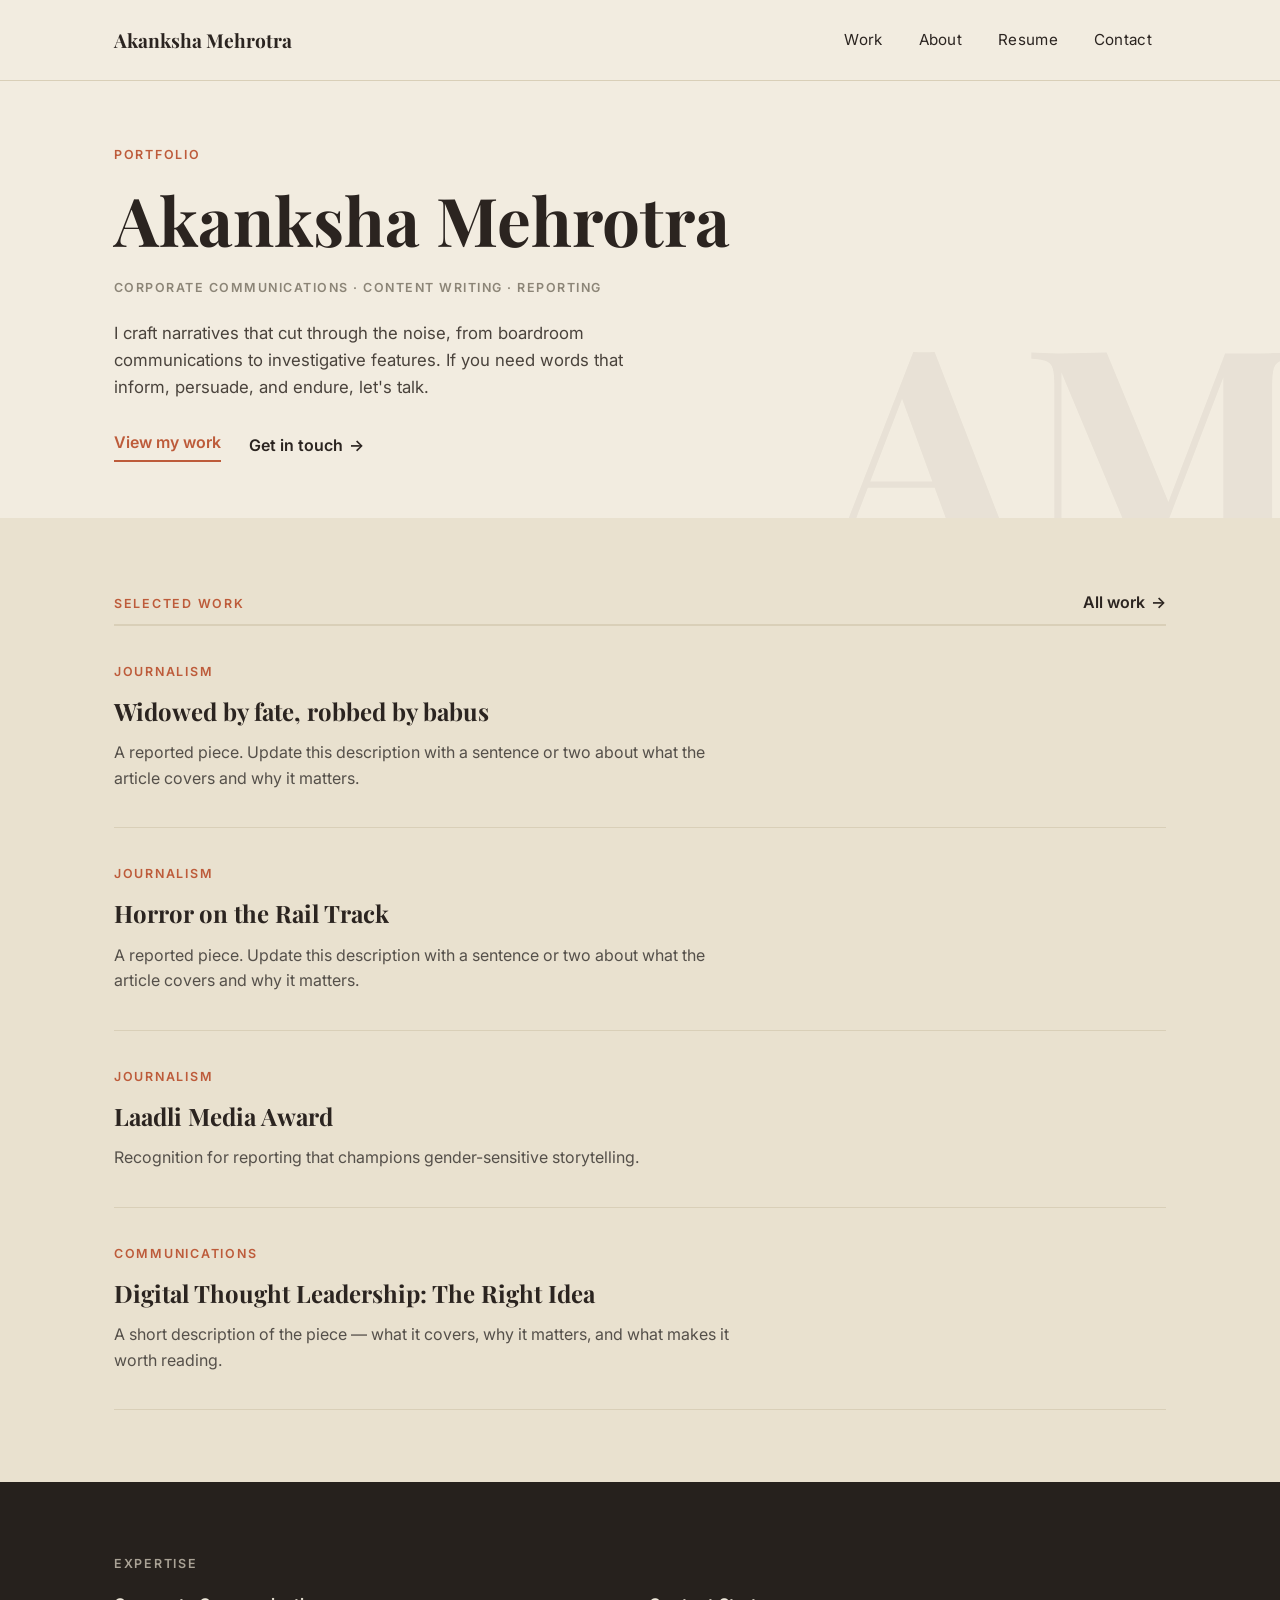
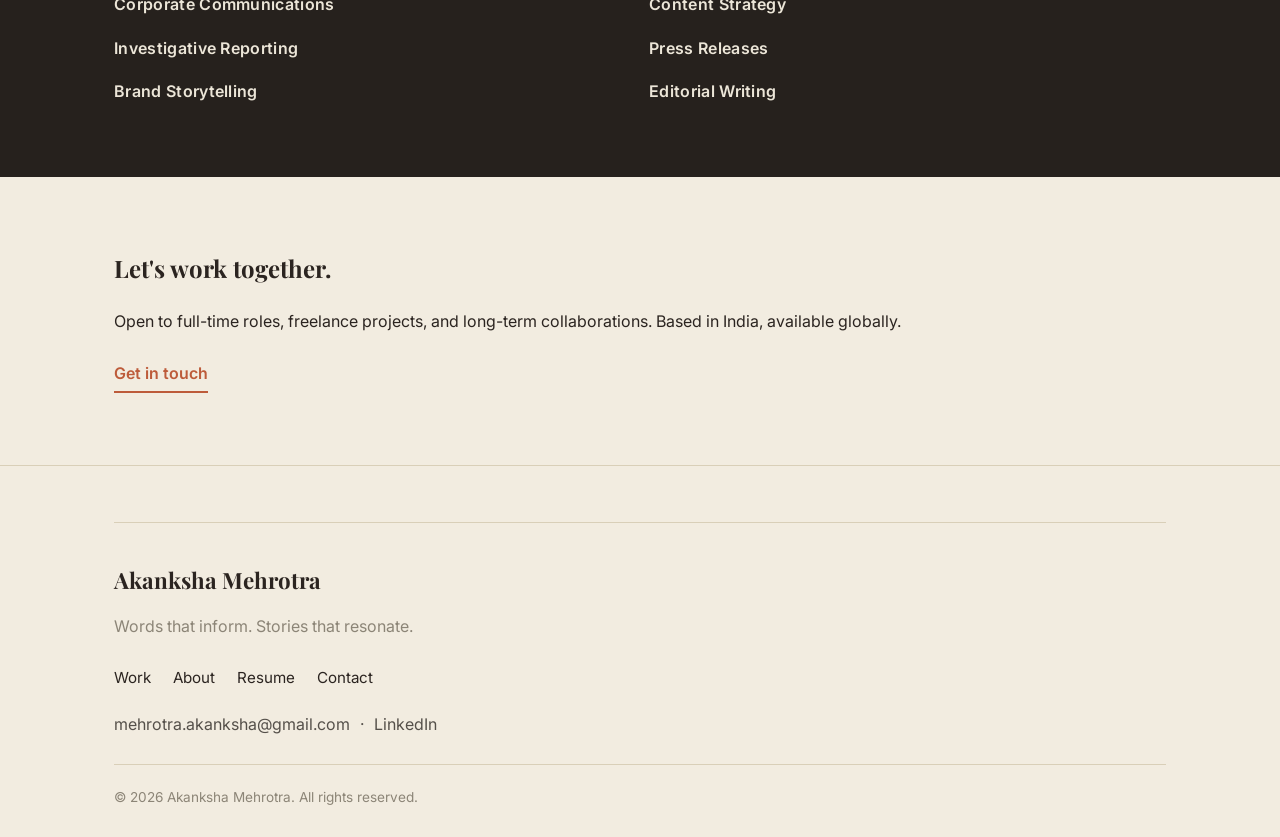
<file: index.html>
<!DOCTYPE html>
<html lang="en">
<head>
<meta charset="UTF-8" />
<meta name="viewport" content="width=device-width, initial-scale=1.0" />
<title>Akanksha Mehrotra — Portfolio</title>
<link rel="preconnect" href="https://fonts.googleapis.com" />
<link href="https://fonts.googleapis.com/css2?family=Playfair+Display:wght@600;700&family=Inter:wght@400;500;600;700&display=swap" rel="stylesheet" />
<link rel="stylesheet" href="css/style.css" />
</head>
<body>

<header class="site-header">
  <nav class="nav">
    <a href="index.html" class="nav-logo">Akanksha Mehrotra</a>
    <button class="nav-toggle" aria-label="Toggle navigation">
      <span></span><span></span><span></span>
    </button>
    <ul class="nav-links">
      <li><a href="work.html">Work</a></li>
      <li><a href="about.html">About</a></li>
      <li><a href="resume.html">Resume</a></li>
      <li><a href="contact.html">Contact</a></li>
    </ul>
  </nav>
</header>

<section class="hero">
  <div class="container">
    <span class="eyebrow">Portfolio</span>
    <h1>Akanksha Mehrotra</h1>
    <p class="tagline">Corporate Communications &middot; Content Writing &middot; Reporting</p>
    <p class="lede">I craft narratives that cut through the noise, from boardroom communications to investigative features. If you need words that inform, persuade, and endure, let's talk.</p>
    <div class="hero-actions">
      <a href="work.html" class="link-underline">View my work</a>
      <a href="contact.html" class="link-arrow">Get in touch</a>
    </div>
  </div>
  <div class="watermark">AM</div>
</section>

<section class="section alt">
  <div class="container">
    <div class="list-head">
      <span class="eyebrow">Selected Work</span>
      <a href="work.html" class="link-arrow">All work</a>
    </div>
    <hr class="divider" />

    <div class="work-item">
      <span class="eyebrow">Journalism</span>
      <h3><a href="work.html#widowed-by-fate" class="work-item-link">Widowed by fate, robbed by babus</a></h3>
      <p>A reported piece. Update this description with a sentence or two about what the article covers and why it matters.</p>
    </div>

    <div class="work-item">
      <span class="eyebrow">Journalism</span>
      <h3><a href="work.html#horror-on-the-rail-track" class="work-item-link">Horror on the Rail Track</a></h3>
      <p>A reported piece. Update this description with a sentence or two about what the article covers and why it matters.</p>
    </div>

    <div class="work-item">
      <span class="eyebrow">Journalism</span>
      <h3><a href="work.html#laadli-media-award" class="work-item-link">Laadli Media Award</a></h3>
      <p>Recognition for reporting that champions gender-sensitive storytelling.</p>
    </div>

    <div class="work-item">
      <span class="eyebrow">Communications</span>
      <h3><a href="work.html#digital-thought-leadership-right-idea" class="work-item-link">Digital Thought Leadership: The Right Idea</a></h3>
      <p>A short description of the piece — what it covers, why it matters, and what makes it worth reading.</p>
    </div>
  </div>
</section>

<section class="section dark">
  <div class="container">
    <span class="eyebrow muted">Expertise</span>
    <div class="tag-grid">
      <span>Corporate Communications</span>
      <span>Content Strategy</span>
      <span>Investigative Reporting</span>
      <span>Press Releases</span>
      <span>Brand Storytelling</span>
      <span>Editorial Writing</span>
    </div>
  </div>
</section>

<section class="section">
  <div class="container">
    <h2>Let's work together.</h2>
    <p class="lede" style="margin-top: 22px;">Open to full-time roles, freelance projects, and long-term collaborations. Based in India, available globally.</p>
    <div class="cta-row">
      <a href="contact.html" class="link-underline">Get in touch</a>
    </div>
  </div>
</section>

<footer class="site-footer">
  <div class="container">
    <hr class="divider" style="margin-bottom: 40px;" />
    <h3 class="footer-name">Akanksha Mehrotra</h3>
    <p class="footer-tag">Words that inform. Stories that resonate.</p>
    <div class="footer-links">
      <a href="work.html">Work</a>
      <a href="about.html">About</a>
      <a href="resume.html">Resume</a>
      <a href="contact.html">Contact</a>
    </div>
    <div class="footer-contact">
      <a href="mailto:mehrotra.akanksha@gmail.com">mehrotra.akanksha@gmail.com</a>
      <span>&middot;</span>
      <a href="https://linkedin.com/in/akanksha-m-98879a53" target="_blank" rel="noopener">LinkedIn</a>
    </div>
    <div class="footer-copy">&copy; 2026 Akanksha Mehrotra. All rights reserved.</div>
  </div>
</footer>

<script src="js/script.js"></script>
</body>
</html>
</file>
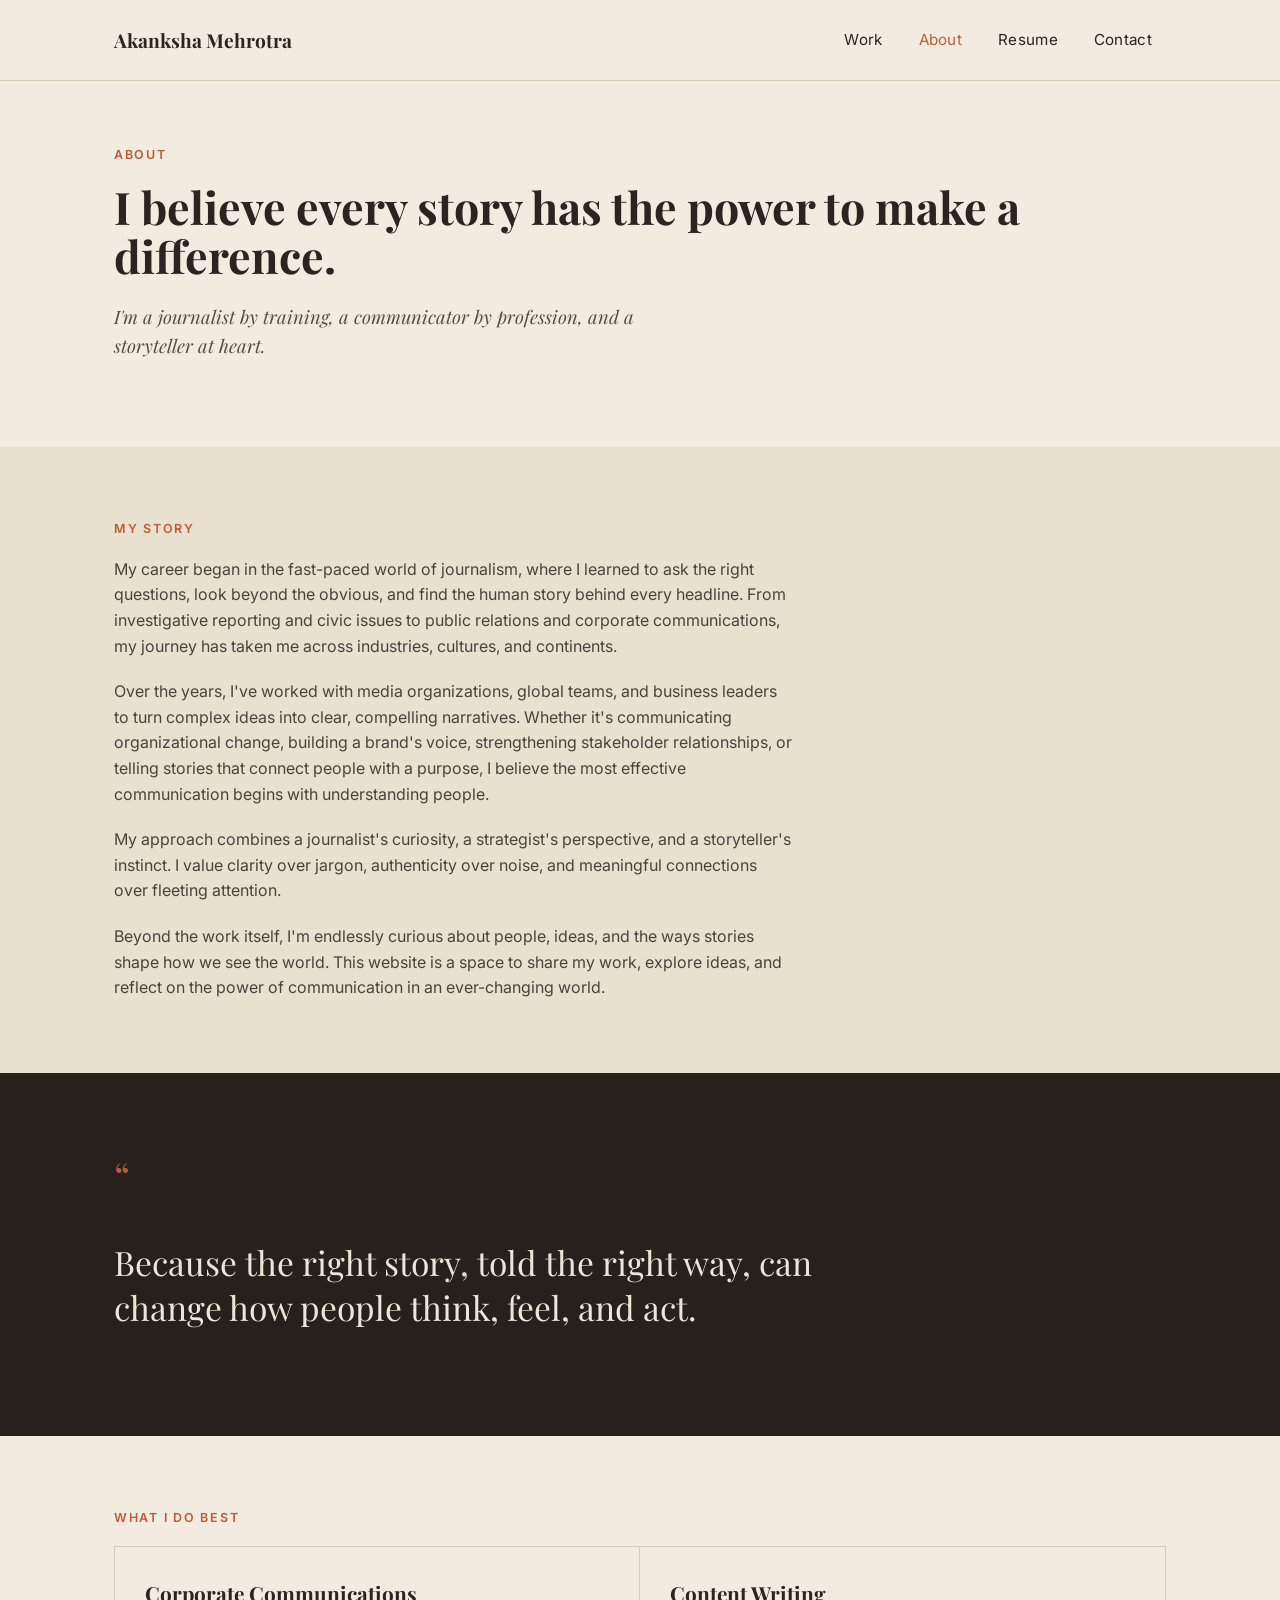
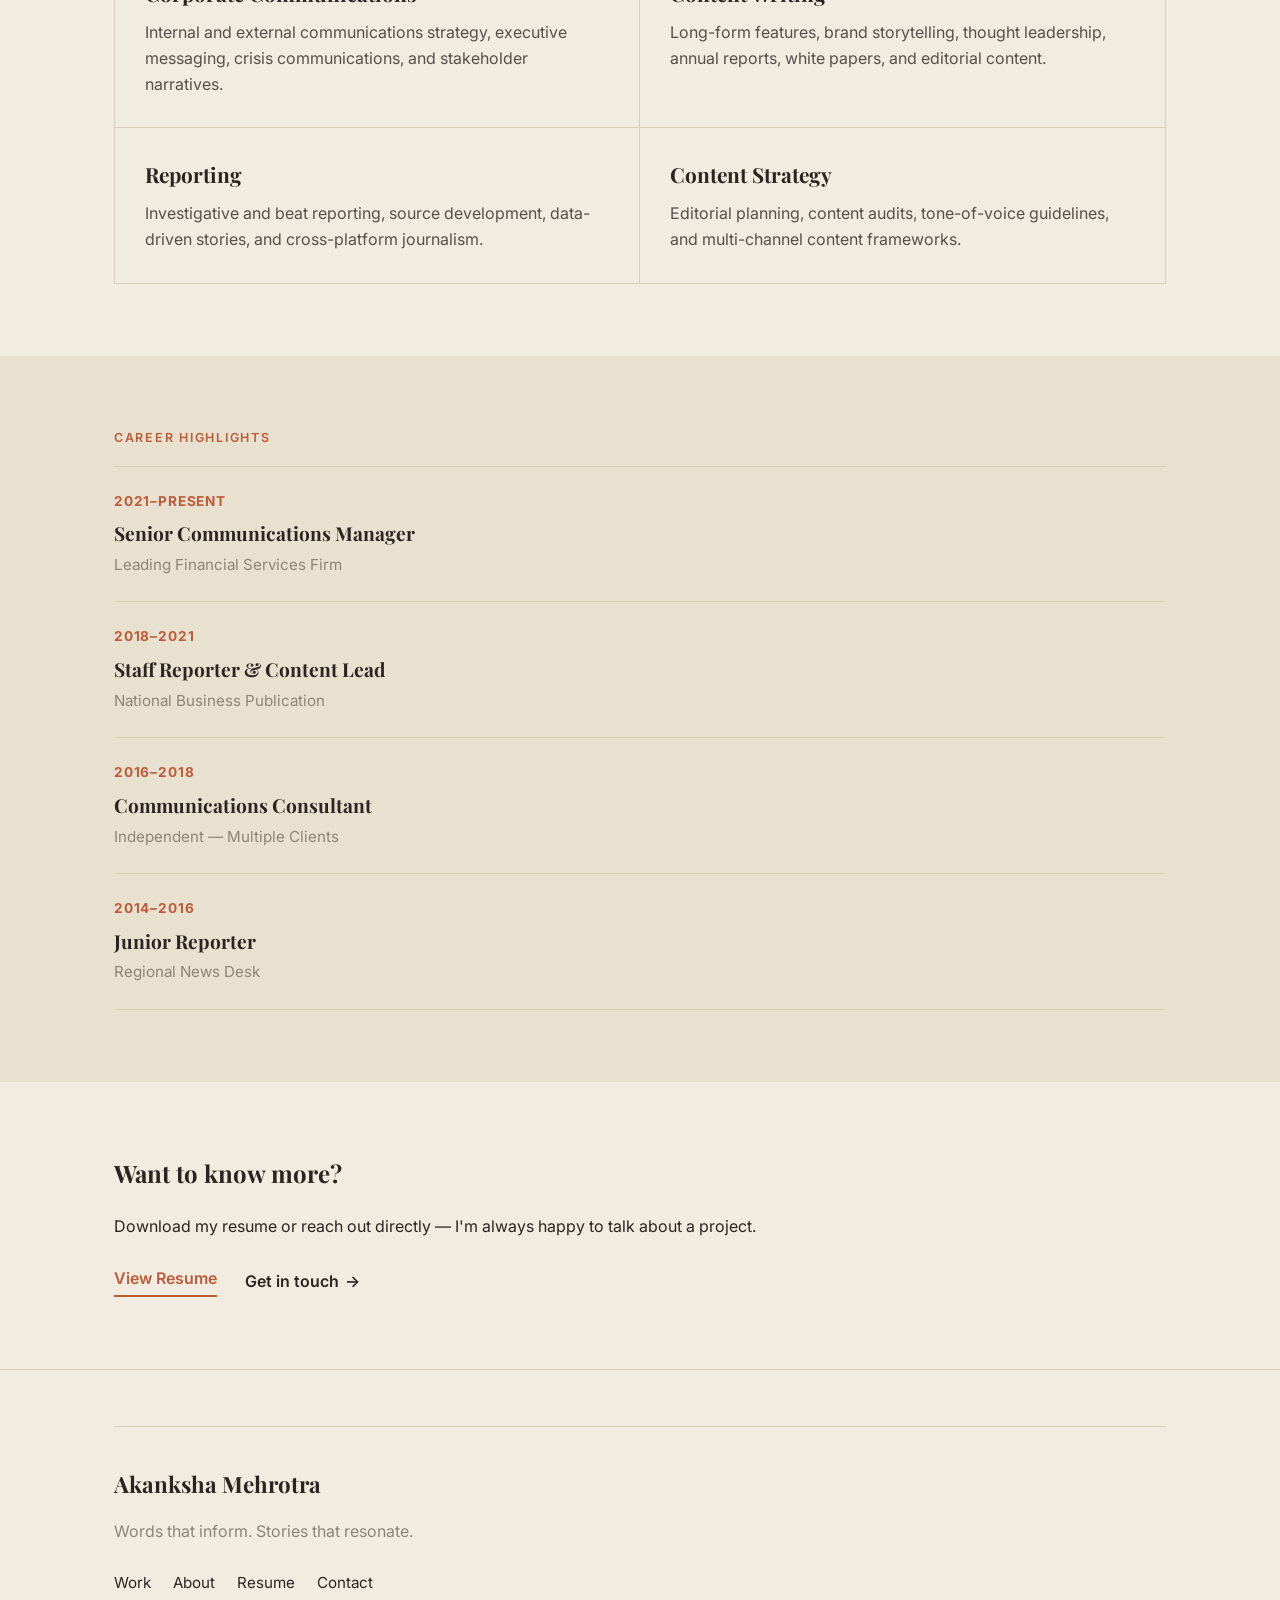
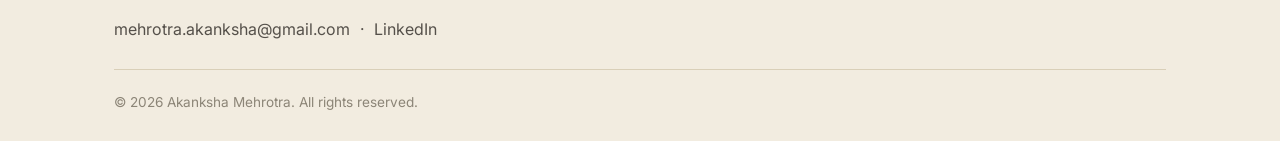
<file: about.html>
<!DOCTYPE html>
<html lang="en">
<head>
<meta charset="UTF-8" />
<meta name="viewport" content="width=device-width, initial-scale=1.0" />
<title>About — Akanksha Mehrotra</title>
<link rel="preconnect" href="https://fonts.googleapis.com" />
<link href="https://fonts.googleapis.com/css2?family=Playfair+Display:wght@600;700&family=Inter:wght@400;500;600;700&display=swap" rel="stylesheet" />
<link rel="stylesheet" href="css/style.css" />
</head>
<body>

<header class="site-header">
  <nav class="nav">
    <a href="index.html" class="nav-logo">Akanksha Mehrotra</a>
    <button class="nav-toggle" aria-label="Toggle navigation">
      <span></span><span></span><span></span>
    </button>
    <ul class="nav-links">
      <li><a href="work.html">Work</a></li>
      <li><a href="about.html" class="active">About</a></li>
      <li><a href="resume.html">Resume</a></li>
      <li><a href="contact.html">Contact</a></li>
    </ul>
  </nav>
</header>

<section class="hero">
  <div class="container">
    <span class="eyebrow">About</span>
    <h1 style="font-size: clamp(1.8rem, 5vw, 2.8rem);">I believe every story has the power to make a difference.</h1>
    <p class="lede italic">I'm a journalist by training, a communicator by profession, and a storyteller at heart.</p>
  </div>
</section>

<section class="section alt story">
  <div class="container">
    <span class="eyebrow">My Story</span>
    <p>My career began in the fast-paced world of journalism, where I learned to ask the right questions, look beyond the obvious, and find the human story behind every headline. From investigative reporting and civic issues to public relations and corporate communications, my journey has taken me across industries, cultures, and continents.</p>
    <p>Over the years, I've worked with media organizations, global teams, and business leaders to turn complex ideas into clear, compelling narratives. Whether it's communicating organizational change, building a brand's voice, strengthening stakeholder relationships, or telling stories that connect people with a purpose, I believe the most effective communication begins with understanding people.</p>
    <p>My approach combines a journalist's curiosity, a strategist's perspective, and a storyteller's instinct. I value clarity over jargon, authenticity over noise, and meaningful connections over fleeting attention.</p>
    <p>Beyond the work itself, I'm endlessly curious about people, ideas, and the ways stories shape how we see the world. This website is a space to share my work, explore ideas, and reflect on the power of communication in an ever-changing world.</p>
  </div>
</section>

<section class="section dark">
  <div class="container">
    <div class="quote-mark">&ldquo;</div>
    <p class="quote-text">Because the right story, told the right way, can change how people think, feel, and act.</p>
  </div>
</section>

<section class="section">
  <div class="container">
    <span class="eyebrow">What I Do Best</span>
    <div class="card-grid">
      <div class="card">
        <h3>Corporate Communications</h3>
        <p>Internal and external communications strategy, executive messaging, crisis communications, and stakeholder narratives.</p>
      </div>
      <div class="card">
        <h3>Content Writing</h3>
        <p>Long-form features, brand storytelling, thought leadership, annual reports, white papers, and editorial content.</p>
      </div>
      <div class="card">
        <h3>Reporting</h3>
        <p>Investigative and beat reporting, source development, data-driven stories, and cross-platform journalism.</p>
      </div>
      <div class="card">
        <h3>Content Strategy</h3>
        <p>Editorial planning, content audits, tone-of-voice guidelines, and multi-channel content frameworks.</p>
      </div>
    </div>
  </div>
</section>

<section class="section alt">
  <div class="container">
    <span class="eyebrow">Career Highlights</span>

    <div class="highlight-item">
      <span class="year">2021&ndash;PRESENT</span>
      <h3>Senior Communications Manager</h3>
      <div class="org">Leading Financial Services Firm</div>
    </div>
    <div class="highlight-item">
      <span class="year">2018&ndash;2021</span>
      <h3>Staff Reporter &amp; Content Lead</h3>
      <div class="org">National Business Publication</div>
    </div>
    <div class="highlight-item">
      <span class="year">2016&ndash;2018</span>
      <h3>Communications Consultant</h3>
      <div class="org">Independent — Multiple Clients</div>
    </div>
    <div class="highlight-item">
      <span class="year">2014&ndash;2016</span>
      <h3>Junior Reporter</h3>
      <div class="org">Regional News Desk</div>
    </div>
  </div>
</section>

<section class="section">
  <div class="container">
    <h2>Want to know more?</h2>
    <p class="lede" style="margin-top: 22px;">Download my resume or reach out directly — I'm always happy to talk about a project.</p>
    <div class="cta-row">
      <a href="resume.html" class="link-underline">View Resume</a>
      <a href="contact.html" class="link-arrow">Get in touch</a>
    </div>
  </div>
</section>

<footer class="site-footer">
  <div class="container">
    <hr class="divider" style="margin-bottom: 40px;" />
    <h3 class="footer-name">Akanksha Mehrotra</h3>
    <p class="footer-tag">Words that inform. Stories that resonate.</p>
    <div class="footer-links">
      <a href="work.html">Work</a>
      <a href="about.html">About</a>
      <a href="resume.html">Resume</a>
      <a href="contact.html">Contact</a>
    </div>
    <div class="footer-contact">
      <a href="mailto:mehrotra.akanksha@gmail.com">mehrotra.akanksha@gmail.com</a>
      <span>&middot;</span>
      <a href="https://linkedin.com/in/akanksha-m-98879a53" target="_blank" rel="noopener">LinkedIn</a>
    </div>
    <div class="footer-copy">&copy; 2026 Akanksha Mehrotra. All rights reserved.</div>
  </div>
</footer>

<script src="js/script.js"></script>
</body>
</html>
</file>
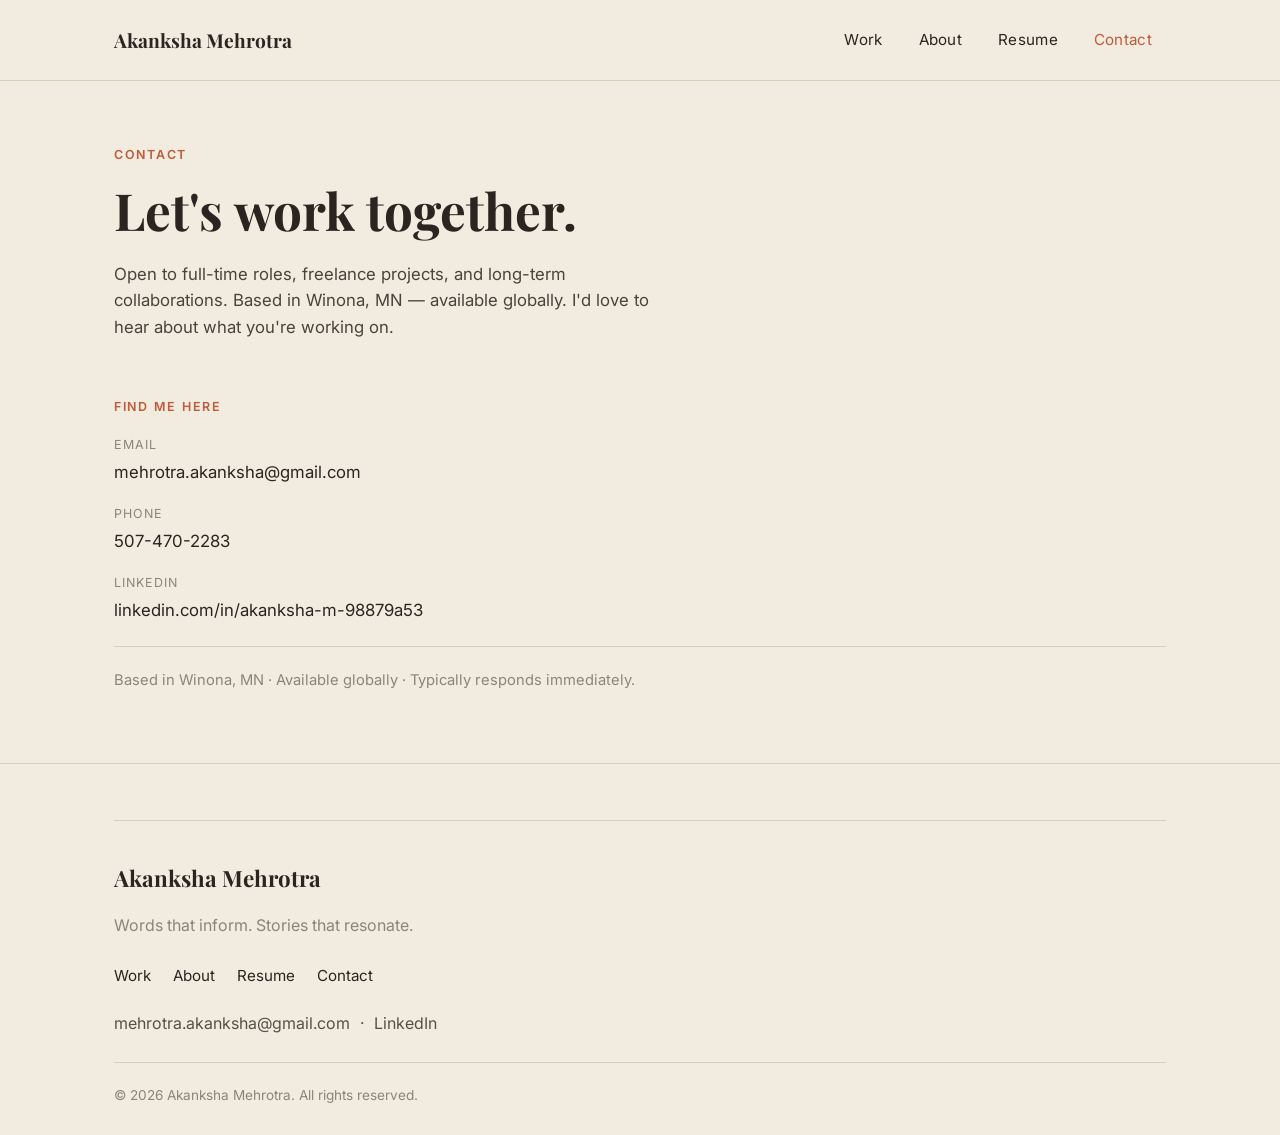
<file: contact.html>
<!DOCTYPE html>
<html lang="en">
<head>
<meta charset="UTF-8" />
<meta name="viewport" content="width=device-width, initial-scale=1.0" />
<title>Contact — Akanksha Mehrotra</title>
<link rel="preconnect" href="https://fonts.googleapis.com" />
<link href="https://fonts.googleapis.com/css2?family=Playfair+Display:wght@600;700&family=Inter:wght@400;500;600;700&display=swap" rel="stylesheet" />
<link rel="stylesheet" href="css/style.css" />
</head>
<body>

<header class="site-header">
  <nav class="nav">
    <a href="index.html" class="nav-logo">Akanksha Mehrotra</a>
    <button class="nav-toggle" aria-label="Toggle navigation">
      <span></span><span></span><span></span>
    </button>
    <ul class="nav-links">
      <li><a href="work.html">Work</a></li>
      <li><a href="about.html">About</a></li>
      <li><a href="resume.html">Resume</a></li>
      <li><a href="contact.html" class="active">Contact</a></li>
    </ul>
  </nav>
</header>

<section class="hero">
  <div class="container">
    <span class="eyebrow">Contact</span>
    <h1 style="font-size: clamp(2rem, 5vw, 3.2rem);">Let's work together.</h1>
    <p class="lede">Open to full-time roles, freelance projects, and long-term collaborations. Based in Winona, MN — available globally. I'd love to hear about what you're working on.</p>

    <div class="find-me">
      <span class="eyebrow">Find Me Here</span>
      <div class="item">
        <label>Email</label>
        <a href="mailto:mehrotra.akanksha@gmail.com">mehrotra.akanksha@gmail.com</a>
      </div>
      <div class="item">
        <label>Phone</label>
        <span>507-470-2283</span>
      </div>
      <div class="item">
        <label>LinkedIn</label>
        <a href="https://linkedin.com/in/akanksha-m-98879a53" target="_blank" rel="noopener">linkedin.com/in/akanksha-m-98879a53</a>
      </div>
      <p class="note">Based in Winona, MN &middot; Available globally &middot; Typically responds immediately.</p>
    </div>
  </div>
</section>

<footer class="site-footer">
  <div class="container">
    <hr class="divider" style="margin-bottom: 40px;" />
    <h3 class="footer-name">Akanksha Mehrotra</h3>
    <p class="footer-tag">Words that inform. Stories that resonate.</p>
    <div class="footer-links">
      <a href="work.html">Work</a>
      <a href="about.html">About</a>
      <a href="resume.html">Resume</a>
      <a href="contact.html">Contact</a>
    </div>
    <div class="footer-contact">
      <a href="mailto:mehrotra.akanksha@gmail.com">mehrotra.akanksha@gmail.com</a>
      <span>&middot;</span>
      <a href="https://linkedin.com/in/akanksha-m-98879a53" target="_blank" rel="noopener">LinkedIn</a>
    </div>
    <div class="footer-copy">&copy; 2026 Akanksha Mehrotra. All rights reserved.</div>
  </div>
</footer>

<script src="js/script.js"></script>
</body>
</html>
</file>
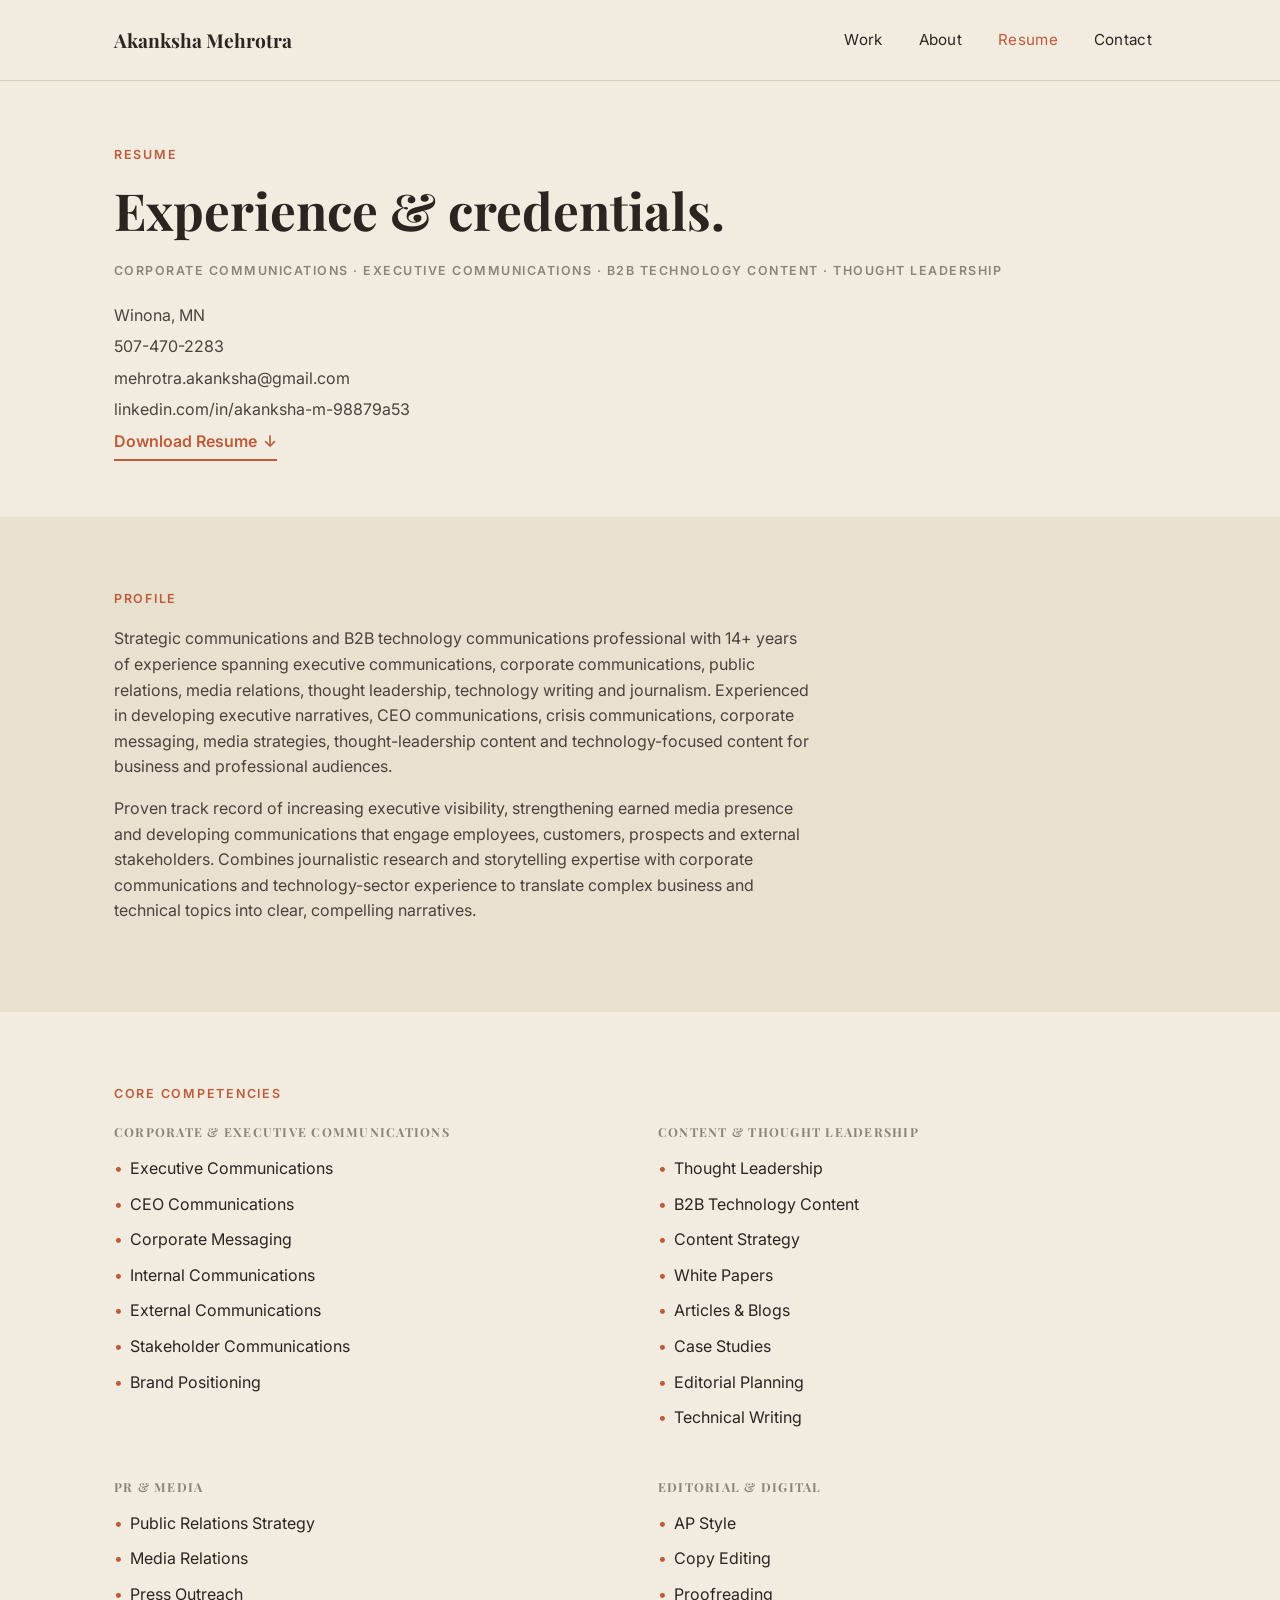
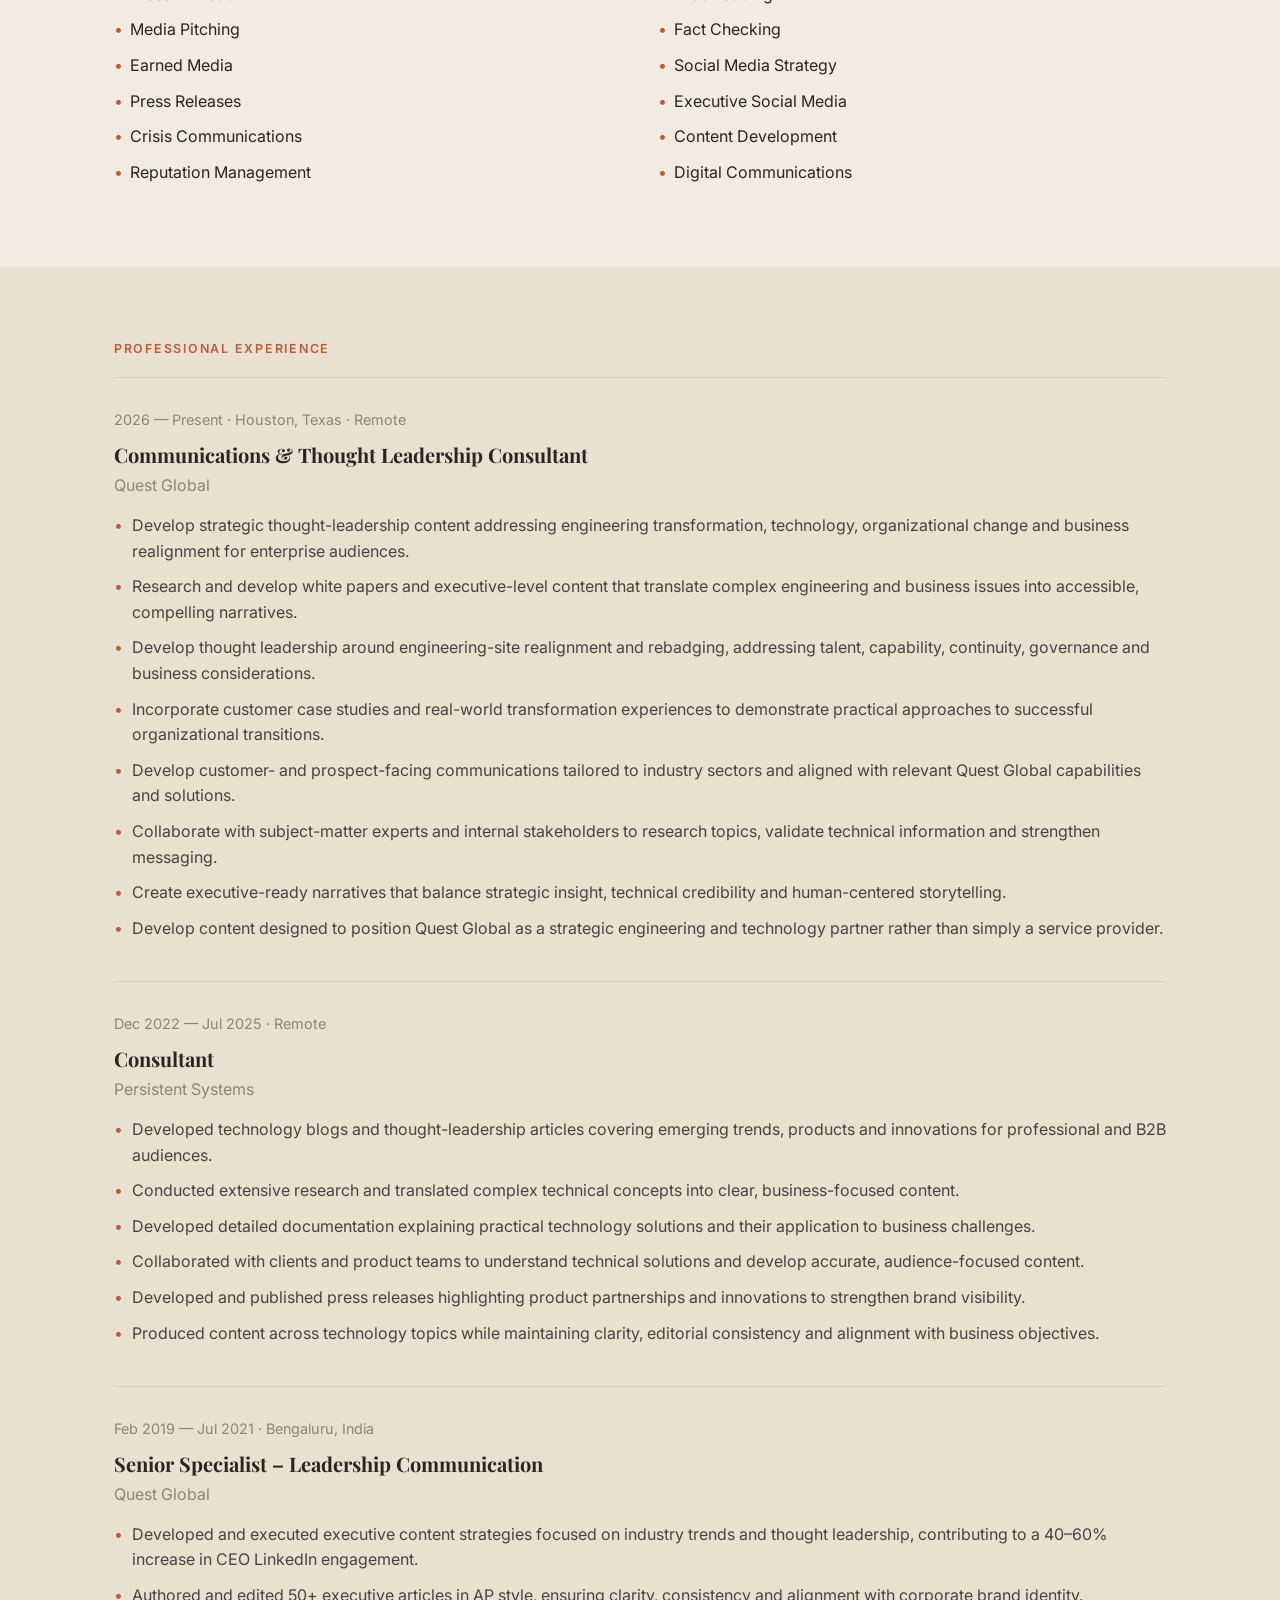
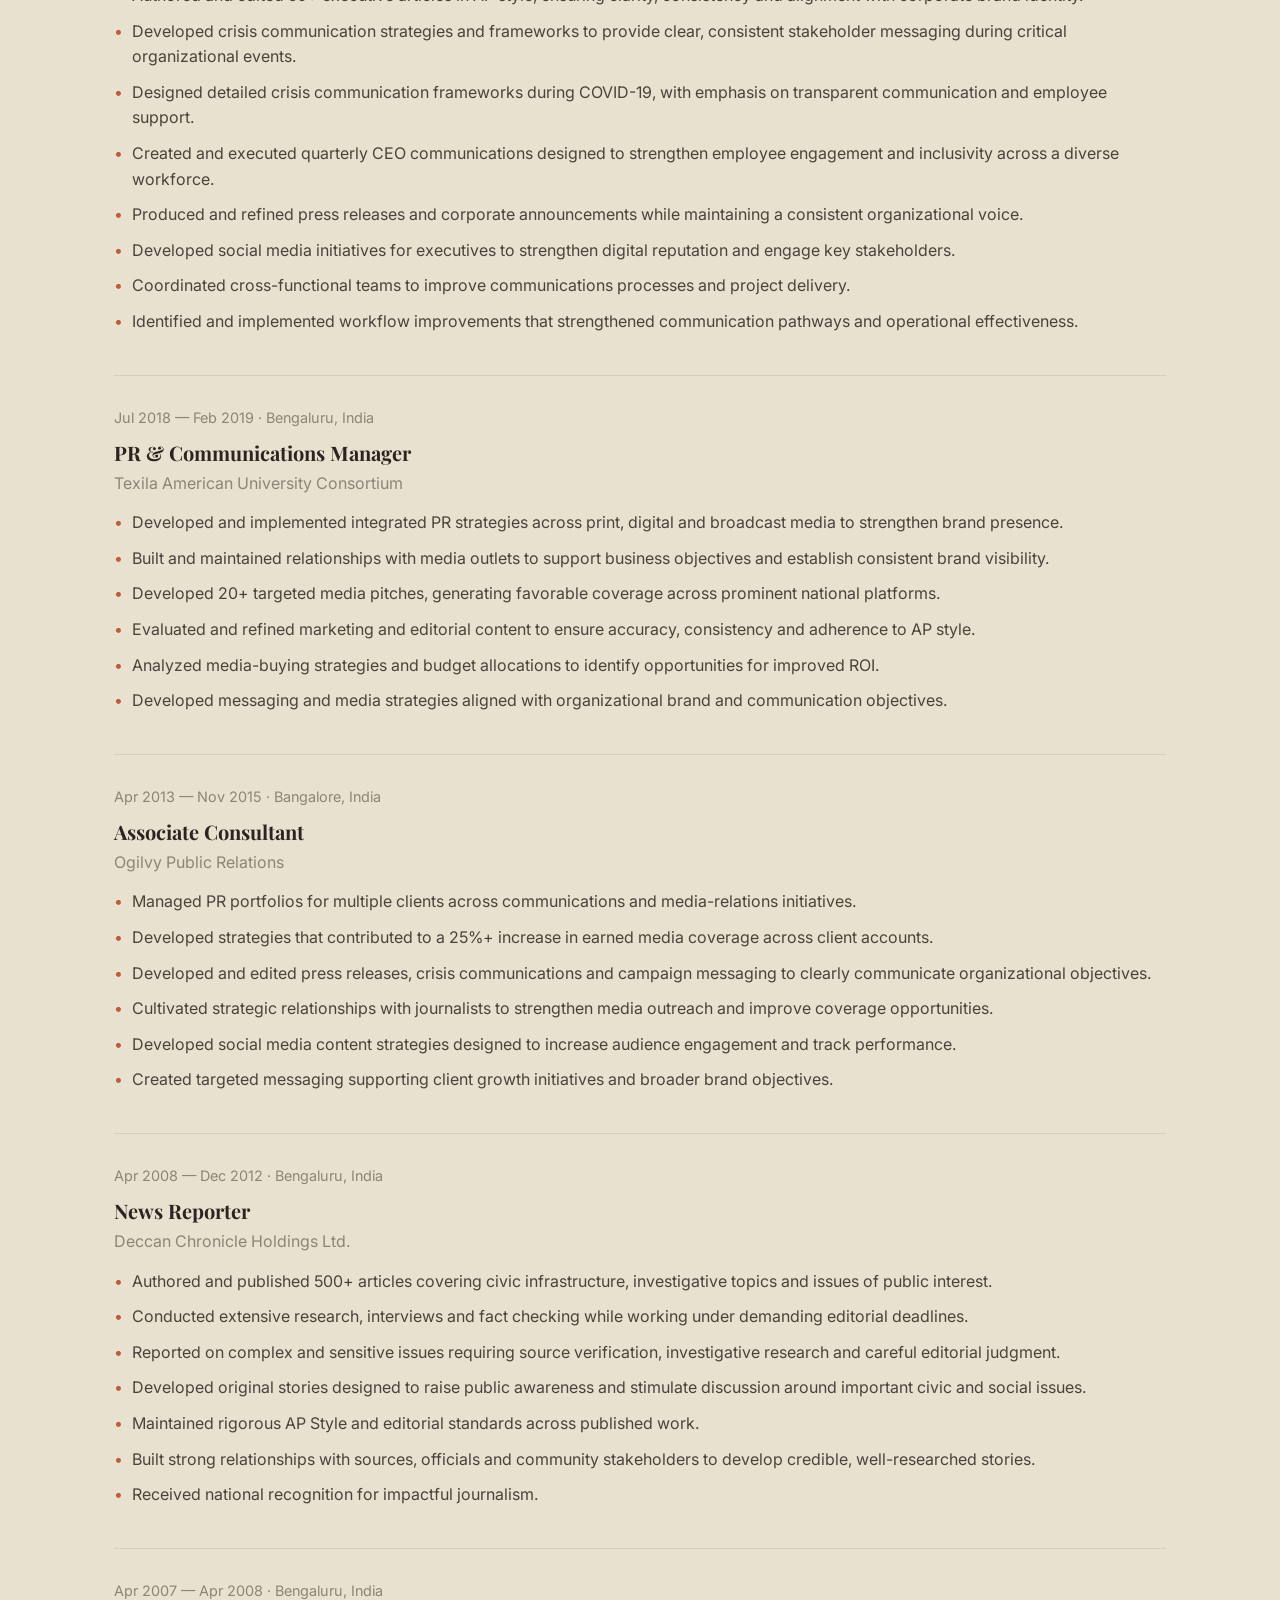
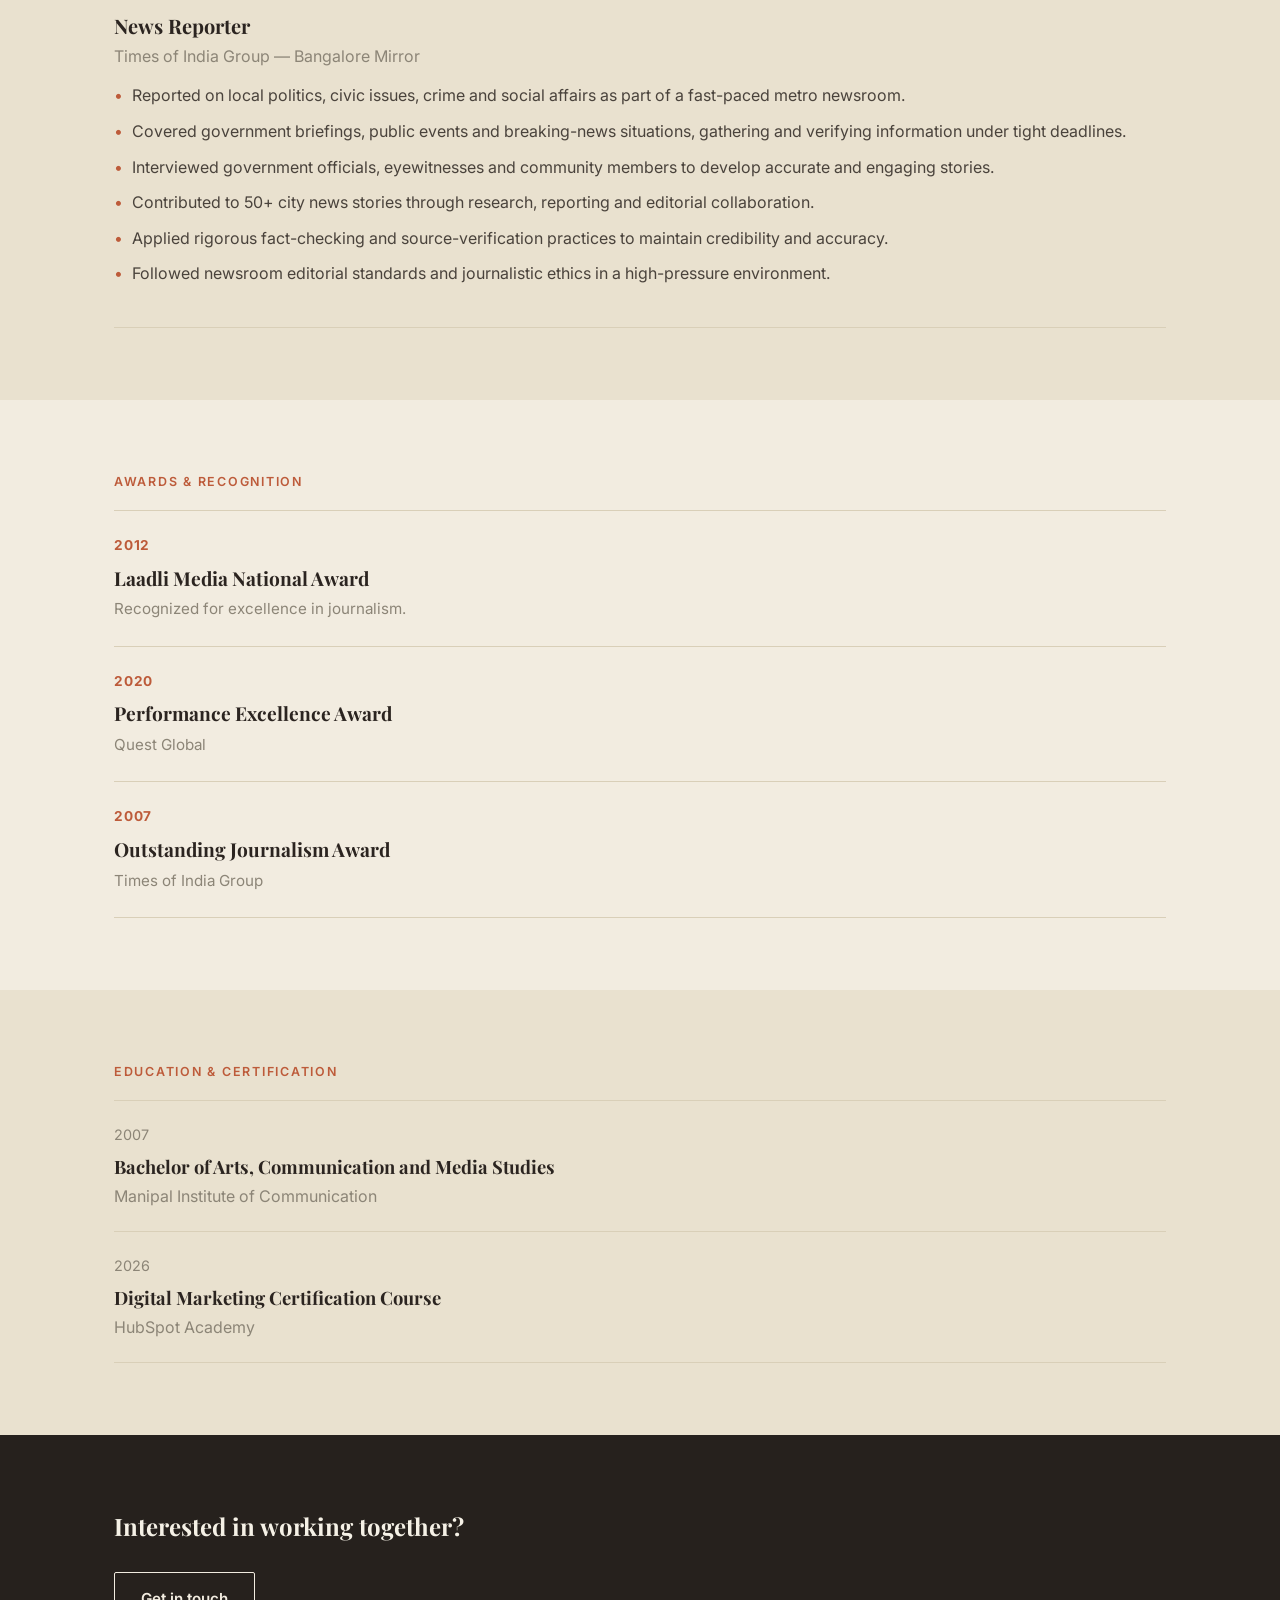
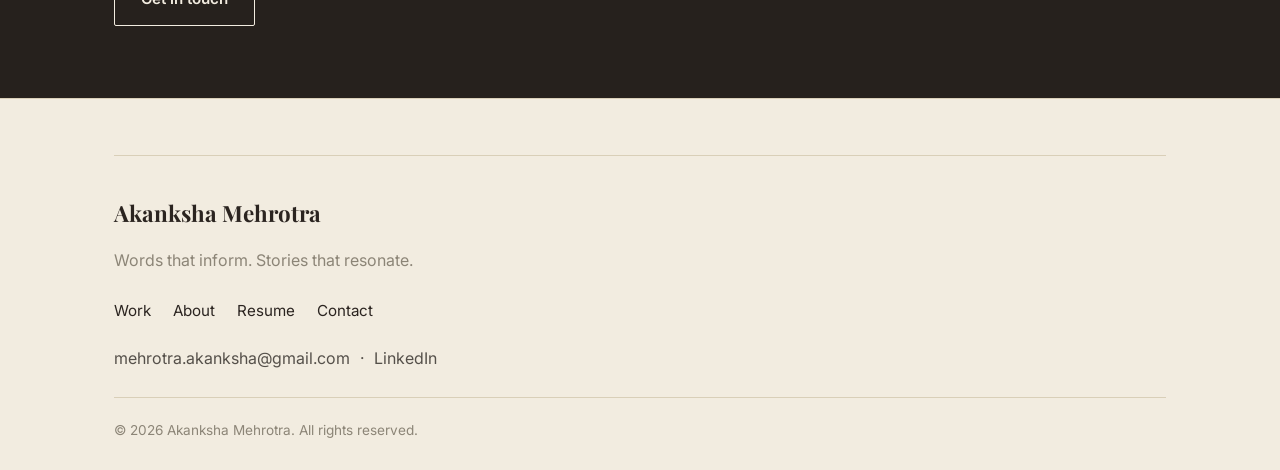
<file: resume.html>
<!DOCTYPE html>
<html lang="en">
<head>
<meta charset="UTF-8" />
<meta name="viewport" content="width=device-width, initial-scale=1.0" />
<title>Resume — Akanksha Mehrotra</title>
<link rel="preconnect" href="https://fonts.googleapis.com" />
<link href="https://fonts.googleapis.com/css2?family=Playfair+Display:wght@600;700&family=Inter:wght@400;500;600;700&display=swap" rel="stylesheet" />
<link rel="stylesheet" href="css/style.css" />
</head>
<body>

<header class="site-header">
  <nav class="nav">
    <a href="index.html" class="nav-logo">Akanksha Mehrotra</a>
    <button class="nav-toggle" aria-label="Toggle navigation">
      <span></span><span></span><span></span>
    </button>
    <ul class="nav-links">
      <li><a href="work.html">Work</a></li>
      <li><a href="about.html">About</a></li>
      <li><a href="resume.html" class="active">Resume</a></li>
      <li><a href="contact.html">Contact</a></li>
    </ul>
  </nav>
</header>

<section class="hero">
  <div class="container">
    <span class="eyebrow">Resume</span>
    <h1 style="font-size: clamp(2rem, 5vw, 3.2rem);">Experience &amp; credentials.</h1>
    <p class="tagline">Corporate Communications &middot; Executive Communications &middot; B2B Technology Content &middot; Thought Leadership</p>
    <div class="contact-list">
      <div>Winona, MN</div>
      <div>507-470-2283</div>
      <div><a href="mailto:mehrotra.akanksha@gmail.com">mehrotra.akanksha@gmail.com</a></div>
      <div><a href="https://linkedin.com/in/akanksha-m-98879a53" target="_blank" rel="noopener">linkedin.com/in/akanksha-m-98879a53</a></div>
    </div>
    <div class="hero-actions">
      <a href="Akanksha Mehrotra Resume.docx" download class="link-underline download-link">Download Resume</a>
    </div>
  </div>
</section>

<section class="section alt">
  <div class="container">
    <span class="eyebrow">Profile</span>
    <p class="profile-text">Strategic communications and B2B technology communications professional with 14+ years of experience spanning executive communications, corporate communications, public relations, media relations, thought leadership, technology writing and journalism. Experienced in developing executive narratives, CEO communications, crisis communications, corporate messaging, media strategies, thought-leadership content and technology-focused content for business and professional audiences.</p>
    <p class="profile-text">Proven track record of increasing executive visibility, strengthening earned media presence and developing communications that engage employees, customers, prospects and external stakeholders. Combines journalistic research and storytelling expertise with corporate communications and technology-sector experience to translate complex business and technical topics into clear, compelling narratives.</p>
  </div>
</section>

<section class="section">
  <div class="container">
    <span class="eyebrow">Core Competencies</span>
    <div class="skills-grid competencies-grid">
      <div class="skills-col">
        <h4>Corporate &amp; Executive Communications</h4>
        <ul>
          <li>Executive Communications</li>
          <li>CEO Communications</li>
          <li>Corporate Messaging</li>
          <li>Internal Communications</li>
          <li>External Communications</li>
          <li>Stakeholder Communications</li>
          <li>Brand Positioning</li>
        </ul>
      </div>
      <div class="skills-col">
        <h4>Content &amp; Thought Leadership</h4>
        <ul>
          <li>Thought Leadership</li>
          <li>B2B Technology Content</li>
          <li>Content Strategy</li>
          <li>White Papers</li>
          <li>Articles &amp; Blogs</li>
          <li>Case Studies</li>
          <li>Editorial Planning</li>
          <li>Technical Writing</li>
        </ul>
      </div>
      <div class="skills-col">
        <h4>PR &amp; Media</h4>
        <ul>
          <li>Public Relations Strategy</li>
          <li>Media Relations</li>
          <li>Press Outreach</li>
          <li>Media Pitching</li>
          <li>Earned Media</li>
          <li>Press Releases</li>
          <li>Crisis Communications</li>
          <li>Reputation Management</li>
        </ul>
      </div>
      <div class="skills-col">
        <h4>Editorial &amp; Digital</h4>
        <ul>
          <li>AP Style</li>
          <li>Copy Editing</li>
          <li>Proofreading</li>
          <li>Fact Checking</li>
          <li>Social Media Strategy</li>
          <li>Executive Social Media</li>
          <li>Content Development</li>
          <li>Digital Communications</li>
        </ul>
      </div>
    </div>
  </div>
</section>

<section class="section alt">
  <div class="container">
    <span class="eyebrow">Professional Experience</span>

    <div class="exp-item">
      <div class="dates">2026 — Present &middot; Houston, Texas &middot; Remote</div>
      <h3>Communications &amp; Thought Leadership Consultant</h3>
      <div class="org">Quest Global</div>
      <ul>
        <li>Develop strategic thought-leadership content addressing engineering transformation, technology, organizational change and business realignment for enterprise audiences.</li>
        <li>Research and develop white papers and executive-level content that translate complex engineering and business issues into accessible, compelling narratives.</li>
        <li>Develop thought leadership around engineering-site realignment and rebadging, addressing talent, capability, continuity, governance and business considerations.</li>
        <li>Incorporate customer case studies and real-world transformation experiences to demonstrate practical approaches to successful organizational transitions.</li>
        <li>Develop customer- and prospect-facing communications tailored to industry sectors and aligned with relevant Quest Global capabilities and solutions.</li>
        <li>Collaborate with subject-matter experts and internal stakeholders to research topics, validate technical information and strengthen messaging.</li>
        <li>Create executive-ready narratives that balance strategic insight, technical credibility and human-centered storytelling.</li>
        <li>Develop content designed to position Quest Global as a strategic engineering and technology partner rather than simply a service provider.</li>
      </ul>
    </div>

    <div class="exp-item">
      <div class="dates">Dec 2022 — Jul 2025 &middot; Remote</div>
      <h3>Consultant</h3>
      <div class="org">Persistent Systems</div>
      <ul>
        <li>Developed technology blogs and thought-leadership articles covering emerging trends, products and innovations for professional and B2B audiences.</li>
        <li>Conducted extensive research and translated complex technical concepts into clear, business-focused content.</li>
        <li>Developed detailed documentation explaining practical technology solutions and their application to business challenges.</li>
        <li>Collaborated with clients and product teams to understand technical solutions and develop accurate, audience-focused content.</li>
        <li>Developed and published press releases highlighting product partnerships and innovations to strengthen brand visibility.</li>
        <li>Produced content across technology topics while maintaining clarity, editorial consistency and alignment with business objectives.</li>
      </ul>
    </div>

    <div class="exp-item">
      <div class="dates">Feb 2019 — Jul 2021 &middot; Bengaluru, India</div>
      <h3>Senior Specialist – Leadership Communication</h3>
      <div class="org">Quest Global</div>
      <ul>
        <li>Developed and executed executive content strategies focused on industry trends and thought leadership, contributing to a 40–60% increase in CEO LinkedIn engagement.</li>
        <li>Authored and edited 50+ executive articles in AP style, ensuring clarity, consistency and alignment with corporate brand identity.</li>
        <li>Developed crisis communication strategies and frameworks to provide clear, consistent stakeholder messaging during critical organizational events.</li>
        <li>Designed detailed crisis communication frameworks during COVID-19, with emphasis on transparent communication and employee support.</li>
        <li>Created and executed quarterly CEO communications designed to strengthen employee engagement and inclusivity across a diverse workforce.</li>
        <li>Produced and refined press releases and corporate announcements while maintaining a consistent organizational voice.</li>
        <li>Developed social media initiatives for executives to strengthen digital reputation and engage key stakeholders.</li>
        <li>Coordinated cross-functional teams to improve communications processes and project delivery.</li>
        <li>Identified and implemented workflow improvements that strengthened communication pathways and operational effectiveness.</li>
      </ul>
    </div>

    <div class="exp-item">
      <div class="dates">Jul 2018 — Feb 2019 &middot; Bengaluru, India</div>
      <h3>PR &amp; Communications Manager</h3>
      <div class="org">Texila American University Consortium</div>
      <ul>
        <li>Developed and implemented integrated PR strategies across print, digital and broadcast media to strengthen brand presence.</li>
        <li>Built and maintained relationships with media outlets to support business objectives and establish consistent brand visibility.</li>
        <li>Developed 20+ targeted media pitches, generating favorable coverage across prominent national platforms.</li>
        <li>Evaluated and refined marketing and editorial content to ensure accuracy, consistency and adherence to AP style.</li>
        <li>Analyzed media-buying strategies and budget allocations to identify opportunities for improved ROI.</li>
        <li>Developed messaging and media strategies aligned with organizational brand and communication objectives.</li>
      </ul>
    </div>

    <div class="exp-item">
      <div class="dates">Apr 2013 — Nov 2015 &middot; Bangalore, India</div>
      <h3>Associate Consultant</h3>
      <div class="org">Ogilvy Public Relations</div>
      <ul>
        <li>Managed PR portfolios for multiple clients across communications and media-relations initiatives.</li>
        <li>Developed strategies that contributed to a 25%+ increase in earned media coverage across client accounts.</li>
        <li>Developed and edited press releases, crisis communications and campaign messaging to clearly communicate organizational objectives.</li>
        <li>Cultivated strategic relationships with journalists to strengthen media outreach and improve coverage opportunities.</li>
        <li>Developed social media content strategies designed to increase audience engagement and track performance.</li>
        <li>Created targeted messaging supporting client growth initiatives and broader brand objectives.</li>
      </ul>
    </div>

    <div class="exp-item">
      <div class="dates">Apr 2008 — Dec 2012 &middot; Bengaluru, India</div>
      <h3>News Reporter</h3>
      <div class="org">Deccan Chronicle Holdings Ltd.</div>
      <ul>
        <li>Authored and published 500+ articles covering civic infrastructure, investigative topics and issues of public interest.</li>
        <li>Conducted extensive research, interviews and fact checking while working under demanding editorial deadlines.</li>
        <li>Reported on complex and sensitive issues requiring source verification, investigative research and careful editorial judgment.</li>
        <li>Developed original stories designed to raise public awareness and stimulate discussion around important civic and social issues.</li>
        <li>Maintained rigorous AP Style and editorial standards across published work.</li>
        <li>Built strong relationships with sources, officials and community stakeholders to develop credible, well-researched stories.</li>
        <li>Received national recognition for impactful journalism.</li>
      </ul>
    </div>

    <div class="exp-item">
      <div class="dates">Apr 2007 — Apr 2008 &middot; Bengaluru, India</div>
      <h3>News Reporter</h3>
      <div class="org">Times of India Group — Bangalore Mirror</div>
      <ul>
        <li>Reported on local politics, civic issues, crime and social affairs as part of a fast-paced metro newsroom.</li>
        <li>Covered government briefings, public events and breaking-news situations, gathering and verifying information under tight deadlines.</li>
        <li>Interviewed government officials, eyewitnesses and community members to develop accurate and engaging stories.</li>
        <li>Contributed to 50+ city news stories through research, reporting and editorial collaboration.</li>
        <li>Applied rigorous fact-checking and source-verification practices to maintain credibility and accuracy.</li>
        <li>Followed newsroom editorial standards and journalistic ethics in a high-pressure environment.</li>
      </ul>
    </div>
  </div>
</section>

<section class="section">
  <div class="container">
    <span class="eyebrow">Awards &amp; Recognition</span>

    <div class="highlight-item">
      <span class="year">2012</span>
      <h3>Laadli Media National Award</h3>
      <div class="org">Recognized for excellence in journalism.</div>
    </div>
    <div class="highlight-item">
      <span class="year">2020</span>
      <h3>Performance Excellence Award</h3>
      <div class="org">Quest Global</div>
    </div>
    <div class="highlight-item">
      <span class="year">2007</span>
      <h3>Outstanding Journalism Award</h3>
      <div class="org">Times of India Group</div>
    </div>
  </div>
</section>

<section class="section alt">
  <div class="container">
    <span class="eyebrow">Education &amp; Certification</span>

    <div class="edu-item">
      <div class="dates">2007</div>
      <h3>Bachelor of Arts, Communication and Media Studies</h3>
      <div class="org">Manipal Institute of Communication</div>
    </div>
    <div class="edu-item">
      <div class="dates">2026</div>
      <h3>Digital Marketing Certification Course</h3>
      <div class="org">HubSpot Academy</div>
    </div>
  </div>
</section>

<section class="section dark">
  <div class="container">
    <h2 style="margin-bottom: 26px;">Interested in working together?</h2>
    <a href="contact.html" class="btn btn-outline">Get in touch</a>
  </div>
</section>

<footer class="site-footer">
  <div class="container">
    <hr class="divider" style="margin-bottom: 40px;" />
    <h3 class="footer-name">Akanksha Mehrotra</h3>
    <p class="footer-tag">Words that inform. Stories that resonate.</p>
    <div class="footer-links">
      <a href="work.html">Work</a>
      <a href="about.html">About</a>
      <a href="resume.html">Resume</a>
      <a href="contact.html">Contact</a>
    </div>
    <div class="footer-contact">
      <a href="mailto:mehrotra.akanksha@gmail.com">mehrotra.akanksha@gmail.com</a>
      <span>&middot;</span>
      <a href="https://linkedin.com/in/akanksha-m-98879a53" target="_blank" rel="noopener">LinkedIn</a>
    </div>
    <div class="footer-copy">&copy; 2026 Akanksha Mehrotra. All rights reserved.</div>
  </div>
</footer>

<script src="js/script.js"></script>
</body>
</html>
</file>
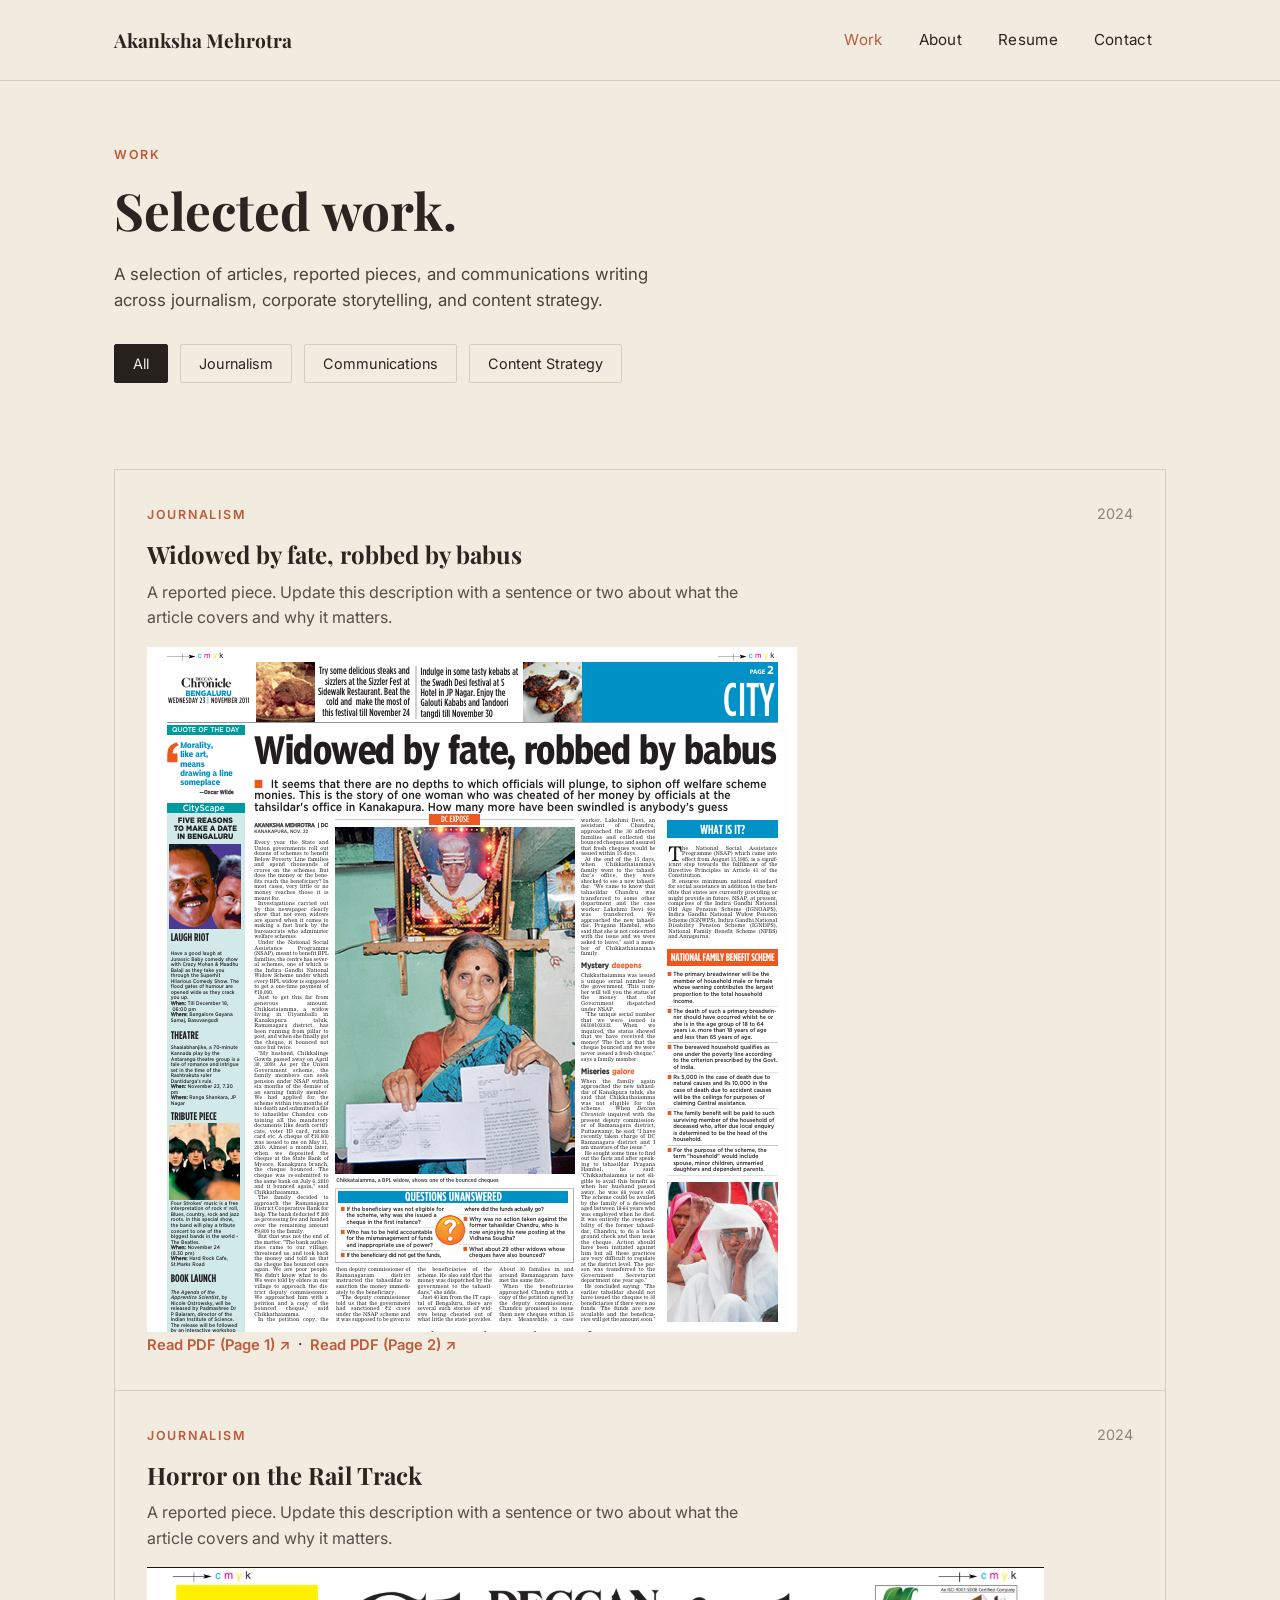
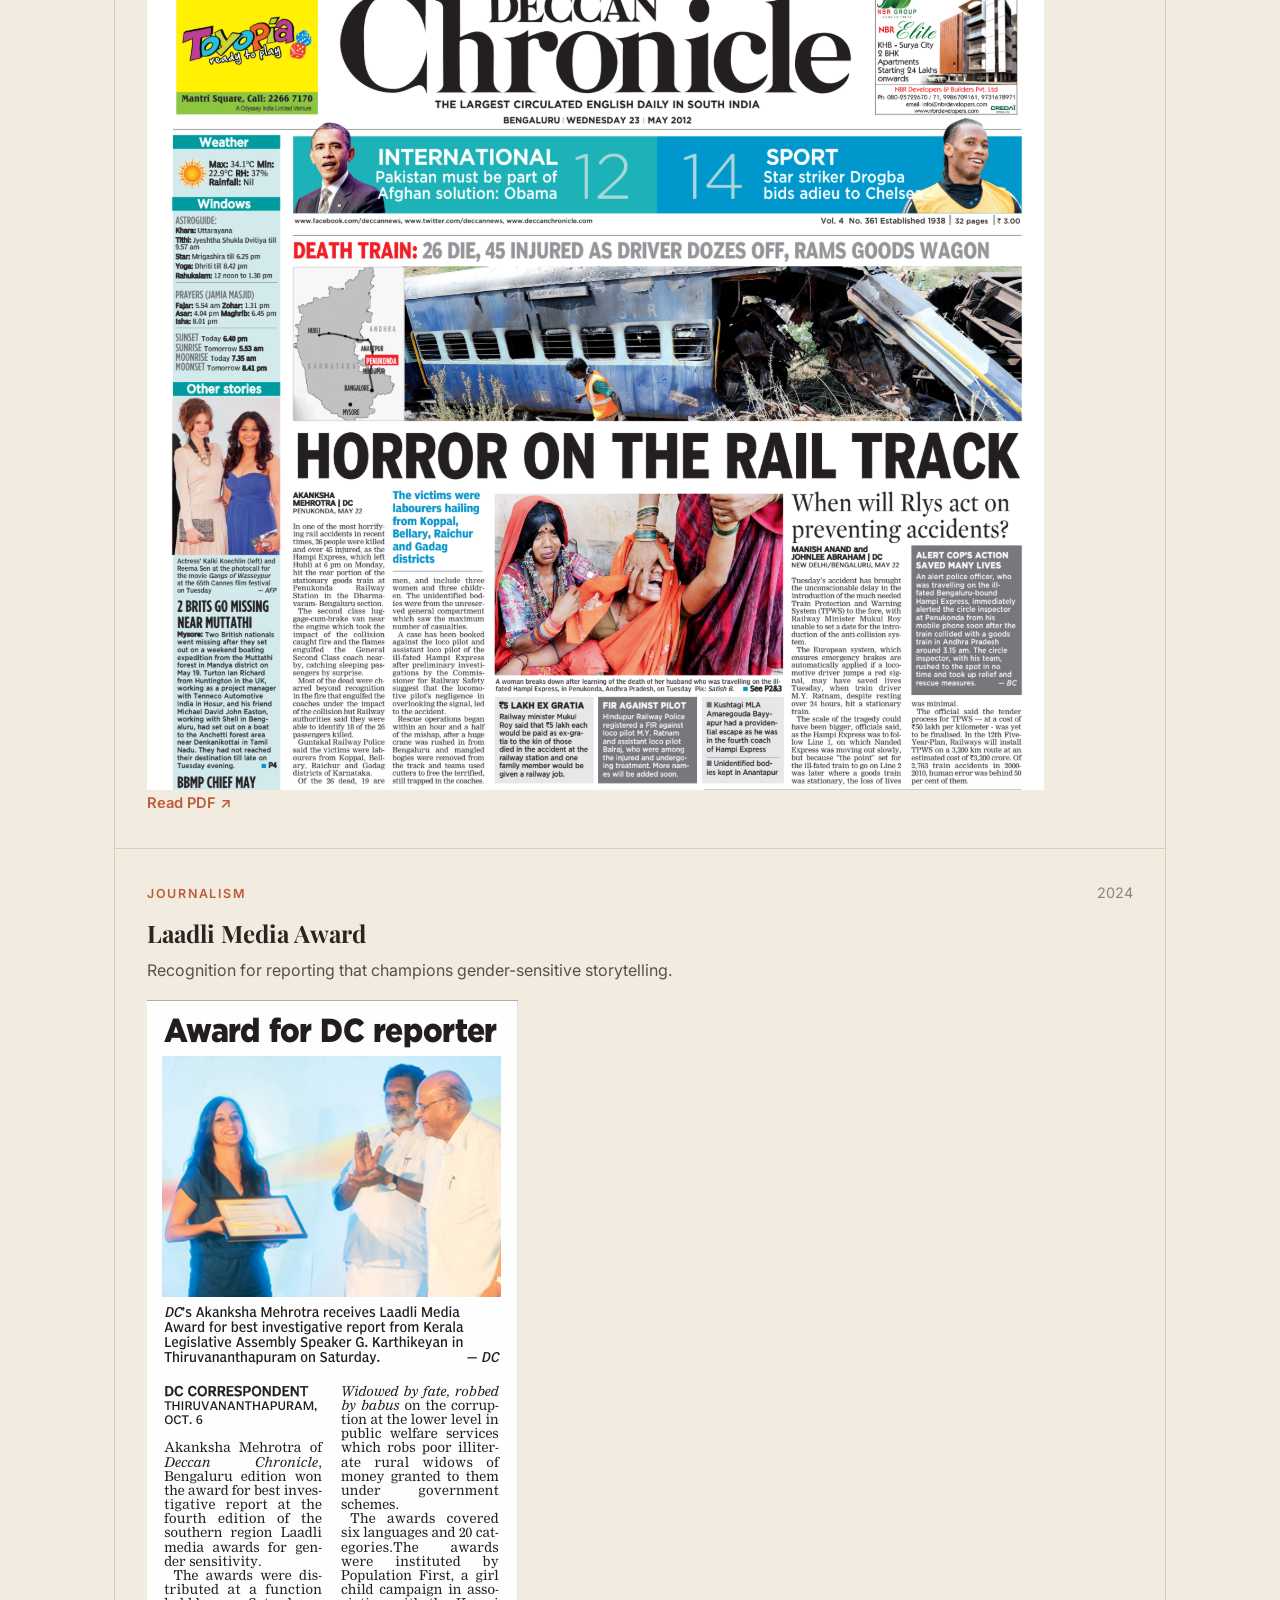
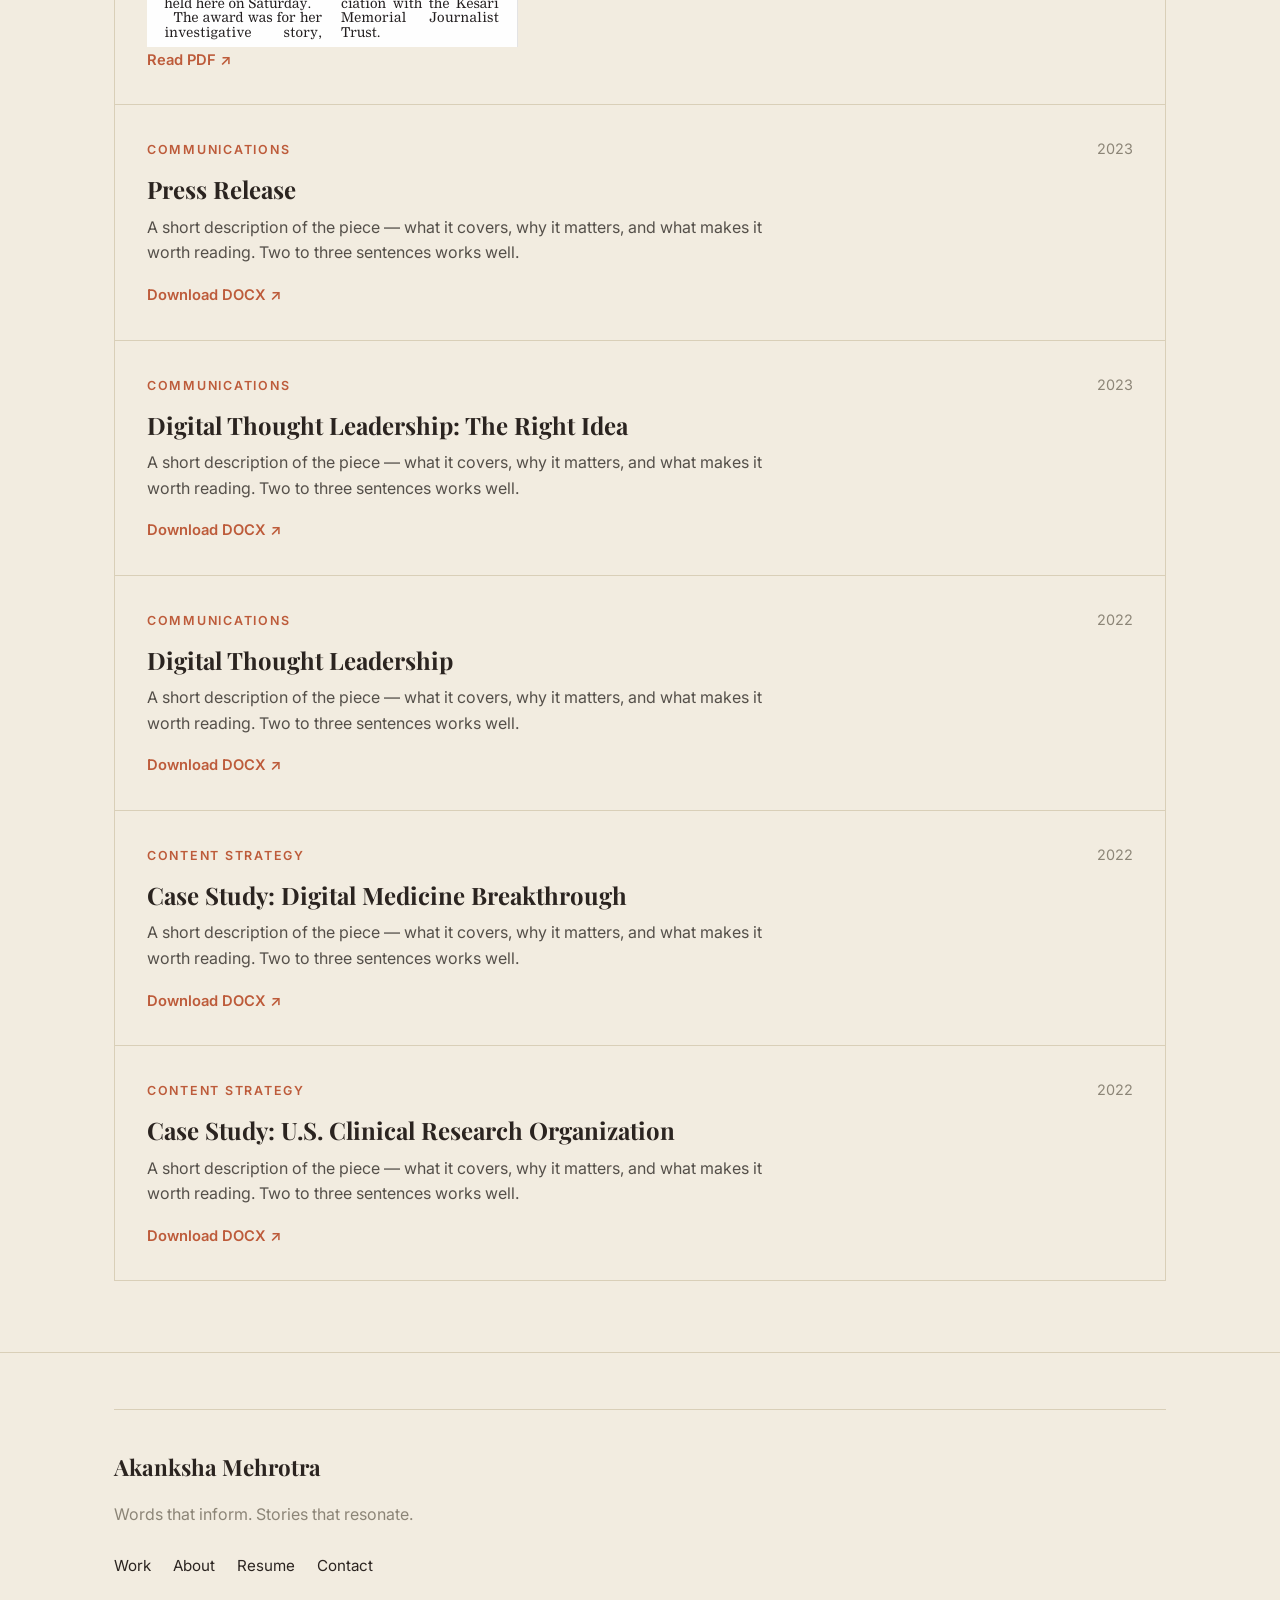
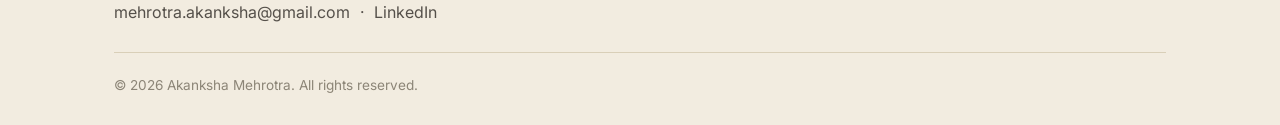
<file: work.html>
<!DOCTYPE html>
<html lang="en">
<head>
<meta charset="UTF-8" />
<meta name="viewport" content="width=device-width, initial-scale=1.0" />
<title>Selected Work — Akanksha Mehrotra</title>
<link rel="preconnect" href="https://fonts.googleapis.com" />
<link href="https://fonts.googleapis.com/css2?family=Playfair+Display:wght@600;700&family=Inter:wght@400;500;600;700&display=swap" rel="stylesheet" />
<link rel="stylesheet" href="css/style.css" />
</head>
<body>

<header class="site-header">
  <nav class="nav">
    <a href="index.html" class="nav-logo">Akanksha Mehrotra</a>
    <button class="nav-toggle" aria-label="Toggle navigation">
      <span></span><span></span><span></span>
    </button>
    <ul class="nav-links">
      <li><a href="work.html" class="active">Work</a></li>
      <li><a href="about.html">About</a></li>
      <li><a href="resume.html">Resume</a></li>
      <li><a href="contact.html">Contact</a></li>
    </ul>
  </nav>
</header>

<section class="hero">
  <div class="container">
    <span class="eyebrow">Work</span>
    <h1 style="font-size: clamp(2rem, 5vw, 3.2rem);">Selected work.</h1>
    <p class="lede">A selection of articles, reported pieces, and communications writing across journalism, corporate storytelling, and content strategy.</p>

    <div class="filters">
      <button class="filter-btn active" data-filter="all">All</button>
      <button class="filter-btn" data-filter="journalism">Journalism</button>
      <button class="filter-btn" data-filter="communications">Communications</button>
      <button class="filter-btn" data-filter="content-strategy">Content Strategy</button>
    </div>
  </div>
</section>

<section class="section" style="padding-top: 0;">
  <div class="container">

    <div class="work-card" id="widowed-by-fate" data-category="journalism">
      <div class="top-row">
        <span class="eyebrow" style="margin-bottom:0;">Journalism</span>
        <span class="year">2024</span>
      </div>
      <h3>Widowed by fate, robbed by babus</h3>
      <p class="desc">A reported piece. Update this description with a sentence or two about what the article covers and why it matters.</p>
      <img src="work/Widowed.png" alt="Widowed by fate, robbed by babus" class="work-img" />
      <a href="work/RobbedbyfatePage1.PDF" class="read-link" target="_blank" rel="noopener">Read PDF (Page 1)</a>
      &nbsp;&middot;&nbsp;
      <a href="work/RobbedbyfatePage11.PDF" class="read-link" target="_blank" rel="noopener">Read PDF (Page 2)</a>
    </div>

    <div class="work-card" id="horror-on-the-rail-track" data-category="journalism">
      <div class="top-row">
        <span class="eyebrow" style="margin-bottom:0;">Journalism</span>
        <span class="year">2024</span>
      </div>
      <h3>Horror on the Rail Track</h3>
      <p class="desc">A reported piece. Update this description with a sentence or two about what the article covers and why it matters.</p>
      <img src="work/TrainAccident.png" alt="Horror on the Rail Track" class="work-img" />
      <a href="work/TrainAccident.PDF" class="read-link" target="_blank" rel="noopener">Read PDF</a>
    </div>

    <div class="work-card" id="laadli-media-award" data-category="journalism">
      <div class="top-row">
        <span class="eyebrow" style="margin-bottom:0;">Journalism</span>
        <span class="year">2024</span>
      </div>
      <h3>Laadli Media Award</h3>
      <p class="desc">Recognition for reporting that champions gender-sensitive storytelling.</p>
      <img src="work/Award.png" alt="Laadli Media Award" class="work-img" />
      <a href="work/LaadliMediaAward.PDF" class="read-link" target="_blank" rel="noopener">Read PDF</a>
    </div>

    <div class="work-card" data-category="communications">
      <div class="top-row">
        <span class="eyebrow" style="margin-bottom:0;">Communications</span>
        <span class="year">2023</span>
      </div>
      <h3>Press Release</h3>
      <p class="desc">A short description of the piece — what it covers, why it matters, and what makes it worth reading. Two to three sentences works well.</p>
      <a href="work/PressRelease.docx" class="read-link" download>Download DOCX</a>
    </div>

    <div class="work-card" id="digital-thought-leadership-right-idea" data-category="communications">
      <div class="top-row">
        <span class="eyebrow" style="margin-bottom:0;">Communications</span>
        <span class="year">2023</span>
      </div>
      <h3>Digital Thought Leadership: The Right Idea</h3>
      <p class="desc">A short description of the piece — what it covers, why it matters, and what makes it worth reading. Two to three sentences works well.</p>
      <a href="work/DigitalThoughtLeadershipRightIdea.docx" class="read-link" download>Download DOCX</a>
    </div>

    <div class="work-card" data-category="communications">
      <div class="top-row">
        <span class="eyebrow" style="margin-bottom:0;">Communications</span>
        <span class="year">2022</span>
      </div>
      <h3>Digital Thought Leadership</h3>
      <p class="desc">A short description of the piece — what it covers, why it matters, and what makes it worth reading. Two to three sentences works well.</p>
      <a href="work/DigitalThoughtleadership.docx" class="read-link" download>Download DOCX</a>
    </div>

    <div class="work-card" data-category="content-strategy">
      <div class="top-row">
        <span class="eyebrow" style="margin-bottom:0;">Content Strategy</span>
        <span class="year">2022</span>
      </div>
      <h3>Case Study: Digital Medicine Breakthrough</h3>
      <p class="desc">A short description of the piece — what it covers, why it matters, and what makes it worth reading. Two to three sentences works well.</p>
      <a href="work/CaseStudyDigitalMedicineBreakthrough.docx" class="read-link" download>Download DOCX</a>
    </div>

    <div class="work-card" data-category="content-strategy">
      <div class="top-row">
        <span class="eyebrow" style="margin-bottom:0;">Content Strategy</span>
        <span class="year">2022</span>
      </div>
      <h3>Case Study: U.S. Clinical Research Organization</h3>
      <p class="desc">A short description of the piece — what it covers, why it matters, and what makes it worth reading. Two to three sentences works well.</p>
      <a href="work/CaseStudyUSClinicalResearchOrganization.docx" class="read-link" download>Download DOCX</a>
    </div>

  </div>
</section>

<footer class="site-footer">
  <div class="container">
    <hr class="divider" style="margin-bottom: 40px;" />
    <h3 class="footer-name">Akanksha Mehrotra</h3>
    <p class="footer-tag">Words that inform. Stories that resonate.</p>
    <div class="footer-links">
      <a href="work.html">Work</a>
      <a href="about.html">About</a>
      <a href="resume.html">Resume</a>
      <a href="contact.html">Contact</a>
    </div>
    <div class="footer-contact">
      <a href="mailto:mehrotra.akanksha@gmail.com">mehrotra.akanksha@gmail.com</a>
      <span>&middot;</span>
      <a href="https://linkedin.com/in/akanksha-m-98879a53" target="_blank" rel="noopener">LinkedIn</a>
    </div>
    <div class="footer-copy">&copy; 2026 Akanksha Mehrotra. All rights reserved.</div>
  </div>
</footer>

<script src="js/script.js"></script>
</body>
</html>
</file>
<file: css/style.css>
/* ===== Variables ===== */
:root {
  --bg: #f2ece0;
  --bg-alt: #e9e1cf;
  --dark: #26211d;
  --dark-alt: #2e2822;
  --text: #2b2420;
  --muted: #8c8577;
  --muted-light: #a9a295;
  --accent: #bd5b3a;
  --border: #d9cfb8;
  --border-dark: #413a33;
  --serif: "Playfair Display", "Georgia", serif;
  --sans: "Inter", -apple-system, BlinkMacSystemFont, "Segoe UI", sans-serif;
  --max-width: 1100px;
}

* {
  box-sizing: border-box;
}

html {
  scroll-behavior: smooth;
}

body {
  margin: 0;
  font-family: var(--sans);
  background: var(--bg);
  color: var(--text);
  line-height: 1.6;
  -webkit-font-smoothing: antialiased;
}

a {
  color: inherit;
  text-decoration: none;
}

ul {
  list-style: none;
  margin: 0;
  padding: 0;
}

img {
  max-width: 100%;
  display: block;
}

.container {
  max-width: var(--max-width);
  margin: 0 auto;
  padding: 0 24px;
}

.eyebrow {
  display: block;
  font-size: 0.78rem;
  font-weight: 600;
  letter-spacing: 0.14em;
  text-transform: uppercase;
  color: var(--accent);
  margin-bottom: 18px;
}

.eyebrow.muted {
  color: var(--muted-light);
}

h1, h2, h3, h4 {
  font-family: var(--serif);
  font-weight: 700;
  margin: 0;
  color: var(--text);
}

.section {
  padding: 72px 0;
}

.section.alt {
  background: var(--bg-alt);
}

.section.dark {
  background: var(--dark);
  color: #ece6d8;
}

.section.dark h1,
.section.dark h2,
.section.dark h3,
.section.dark h4 {
  color: #f5f1e6;
}

.divider {
  border: none;
  border-top: 1px solid var(--border);
  margin: 0;
}

.section.dark .divider {
  border-top: 1px solid var(--border-dark);
}

/* ===== Header / Nav ===== */
.site-header {
  position: sticky;
  top: 0;
  z-index: 100;
  background: var(--bg);
  border-bottom: 1px solid var(--border);
}

.nav {
  max-width: var(--max-width);
  margin: 0 auto;
  padding: 20px 24px;
  display: flex;
  align-items: center;
  justify-content: space-between;
}

.nav-logo {
  font-family: var(--serif);
  font-size: 1.2rem;
  font-weight: 700;
}

.nav-toggle {
  background: none;
  border: none;
  cursor: pointer;
  padding: 8px;
  display: flex;
  flex-direction: column;
  gap: 5px;
}

.nav-toggle span {
  display: block;
  width: 24px;
  height: 2px;
  background: var(--text);
}

.nav-links {
  position: absolute;
  top: 100%;
  left: 0;
  right: 0;
  background: var(--bg);
  border-bottom: 1px solid var(--border);
  flex-direction: column;
  gap: 0;
  display: none;
}

.nav-links.open {
  display: flex;
}

.nav-links li {
  border-top: 1px solid var(--border);
}

.nav-links a {
  display: block;
  padding: 16px 24px;
  font-size: 0.95rem;
  letter-spacing: 0.02em;
}

.nav-links a.active {
  color: var(--accent);
}

@media (min-width: 860px) {
  .nav-toggle {
    display: none;
  }

  .nav-links {
    position: static;
    display: flex !important;
    flex-direction: row;
    background: none;
    border: none;
    gap: 8px;
  }

  .nav-links li {
    border-top: none;
  }

  .nav-links a {
    padding: 8px 14px;
  }
}

/* ===== Hero ===== */
.hero {
  padding: 64px 0 56px;
  position: relative;
  overflow: hidden;
}

.hero h1 {
  font-size: clamp(2.4rem, 6vw, 4.2rem);
  line-height: 1.08;
  margin-bottom: 22px;
}

.hero .tagline {
  font-size: 0.78rem;
  font-weight: 600;
  letter-spacing: 0.12em;
  text-transform: uppercase;
  color: var(--muted);
  margin-bottom: 22px;
}

.hero .lede {
  max-width: 560px;
  font-size: 1.05rem;
  color: #4a433c;
  margin-bottom: 30px;
}

.hero .lede.italic {
  font-style: italic;
  font-family: var(--serif);
  font-size: 1.15rem;
  color: #554d44;
}

.hero-actions {
  display: flex;
  align-items: center;
  gap: 28px;
  flex-wrap: wrap;
}

.watermark {
  position: absolute;
  right: -2%;
  bottom: -18%;
  font-family: var(--serif);
  font-size: clamp(8rem, 24vw, 20rem);
  font-weight: 700;
  color: rgba(43, 36, 32, 0.05);
  user-select: none;
  pointer-events: none;
  line-height: 1;
}

/* ===== Links / Buttons ===== */
.link-underline {
  color: var(--accent);
  font-weight: 600;
  border-bottom: 2px solid var(--accent);
  padding-bottom: 4px;
}

.link-arrow {
  font-weight: 600;
  color: var(--text);
}

.link-arrow::after {
  content: "\2192";
  margin-left: 6px;
}

.section.dark .link-arrow,
.section.dark .link-underline {
  color: #f2ece0;
}

.btn {
  display: inline-block;
  font-family: var(--sans);
  font-weight: 600;
  font-size: 0.95rem;
  padding: 14px 26px;
  border-radius: 2px;
  cursor: pointer;
  border: 1px solid transparent;
}

.btn-dark {
  background: var(--dark);
  color: #f2ece0;
  border-color: var(--dark);
}

.btn-outline {
  background: transparent;
  color: #f2ece0;
  border: 1px solid #f2ece0;
}

/* ===== Selected work / list items ===== */
.list-head {
  display: flex;
  align-items: baseline;
  justify-content: space-between;
  margin-bottom: 8px;
}

.list-head .eyebrow {
  margin-bottom: 0;
}

.work-item {
  padding: 36px 0;
  border-top: 1px solid var(--border);
}

.work-item:last-child {
  border-bottom: 1px solid var(--border);
}

.work-item .eyebrow {
  margin-bottom: 10px;
}

.work-item h3 {
  font-size: 1.5rem;
  margin-bottom: 10px;
}

.work-item p {
  color: #55504a;
  max-width: 620px;
  margin: 0;
}

.work-item-link:hover {
  color: var(--accent);
}

/* ===== Expertise tags ===== */
.tag-grid {
  display: grid;
  grid-template-columns: 1fr;
  gap: 18px;
  margin-top: 10px;
}

@media (min-width: 600px) {
  .tag-grid {
    grid-template-columns: repeat(2, 1fr);
  }
}

.tag-grid span {
  font-size: 1rem;
  font-weight: 600;
  letter-spacing: 0.02em;
}

/* ===== CTA section ===== */
.cta-row {
  display: flex;
  align-items: center;
  gap: 28px;
  margin-top: 26px;
  flex-wrap: wrap;
}

/* ===== Footer ===== */
.site-footer {
  padding: 56px 0 28px;
  border-top: 1px solid var(--border);
}

.site-footer .footer-name {
  font-size: 1.4rem;
  margin-bottom: 8px;
}

.site-footer .footer-tag {
  color: var(--muted);
  margin-bottom: 26px;
}

.footer-links {
  display: flex;
  flex-wrap: wrap;
  gap: 22px;
  margin-bottom: 22px;
  font-size: 0.95rem;
}

.footer-contact {
  display: flex;
  flex-wrap: wrap;
  gap: 10px;
  align-items: center;
  color: #55504a;
  margin-bottom: 26px;
}

.footer-copy {
  padding-top: 22px;
  border-top: 1px solid var(--border);
  font-size: 0.85rem;
  color: var(--muted);
}

/* ===== About page ===== */
.story p {
  margin: 0 0 20px;
  max-width: 680px;
  color: #4a433c;
}

.story p:last-child {
  margin-bottom: 0;
}

.quote-mark {
  font-family: var(--serif);
  font-size: 2.4rem;
  color: var(--accent);
  margin-bottom: 10px;
}

.quote-text {
  font-family: var(--serif);
  font-size: clamp(1.4rem, 4vw, 2.1rem);
  max-width: 760px;
  line-height: 1.35;
}

.card-grid {
  display: grid;
  grid-template-columns: 1fr;
  gap: 0;
  margin-top: 10px;
  border: 1px solid var(--border);
}

.card {
  padding: 30px;
  border-bottom: 1px solid var(--border);
}

.card:last-child {
  border-bottom: none;
}

.card h3 {
  font-size: 1.3rem;
  margin-bottom: 10px;
}

.card p {
  margin: 0;
  color: #55504a;
}

@media (min-width: 760px) {
  .card-grid {
    grid-template-columns: repeat(2, 1fr);
  }

  .card {
    border-right: 1px solid var(--border);
  }

  .card:nth-child(2n) {
    border-right: none;
  }

  .card:nth-last-child(-n+2) {
    border-bottom: none;
  }
}

.highlight-item {
  padding: 24px 0;
  border-top: 1px solid var(--border);
}

.highlight-item:last-child {
  border-bottom: 1px solid var(--border);
}

.highlight-item .year {
  color: var(--accent);
  font-size: 0.85rem;
  font-weight: 700;
  letter-spacing: 0.06em;
  margin-bottom: 6px;
  display: block;
}

.highlight-item h3 {
  font-size: 1.2rem;
  margin-bottom: 4px;
}

.highlight-item .org {
  color: var(--muted);
  font-size: 0.95rem;
}

/* ===== Work page ===== */
.filters {
  display: flex;
  gap: 12px;
  flex-wrap: wrap;
  margin: 30px 0;
}

.filter-btn {
  border: 1px solid var(--border);
  background: transparent;
  padding: 10px 18px;
  border-radius: 2px;
  font-family: var(--sans);
  font-size: 0.9rem;
  cursor: pointer;
  color: var(--text);
}

.filter-btn.active {
  background: var(--dark);
  color: #f2ece0;
  border-color: var(--dark);
}

.work-card {
  border: 1px solid var(--border);
  padding: 32px;
  margin-bottom: -1px;
}

.work-card .top-row {
  display: flex;
  justify-content: space-between;
  align-items: baseline;
}

.work-card .year {
  color: var(--muted);
  font-size: 0.9rem;
}

.work-card h3 {
  font-size: 1.5rem;
  margin: 10px 0 6px;
}

.work-card .pub {
  color: var(--muted);
  margin-bottom: 14px;
  font-size: 0.92rem;
}

.work-card p.desc {
  color: #55504a;
  margin: 0 0 16px;
  max-width: 620px;
}

.work-card .pdf-preview {
  width: 100%;
  height: 480px;
  border: 1px solid var(--border);
  margin-bottom: 16px;
  overflow: hidden;
}

.work-card .pdf-preview iframe {
  width: 100%;
  height: 100%;
  border: 0;
}

.work-card .read-link {
  color: var(--accent);
  font-weight: 600;
  font-size: 0.92rem;
}

.work-card .read-link::after {
  content: "\2197";
  margin-left: 4px;
}

.work-card .soon {
  font-style: italic;
  color: var(--muted);
  font-size: 0.92rem;
}

/* ===== Resume page ===== */
.contact-list {
  margin-top: 18px;
  color: #4a433c;
}

.contact-list div {
  margin-bottom: 6px;
}

.profile-text {
  max-width: 700px;
  color: #4a433c;
}

.exp-item {
  padding: 30px 0;
  border-top: 1px solid var(--border);
}

.exp-item:last-child {
  border-bottom: 1px solid var(--border);
}

.exp-item .dates {
  color: var(--muted);
  font-size: 0.9rem;
}

.exp-item h3 {
  font-size: 1.25rem;
  margin: 8px 0 2px;
}

.exp-item .org {
  color: var(--muted);
  margin-bottom: 14px;
}

.exp-item ul {
  padding-left: 0;
}

.exp-item ul li {
  position: relative;
  padding-left: 18px;
  margin-bottom: 10px;
  color: #4a433c;
}

.exp-item ul li::before {
  content: "\2022";
  color: var(--accent);
  position: absolute;
  left: 0;
}

.edu-item {
  padding: 22px 0;
  border-top: 1px solid var(--border);
}

.edu-item:last-child {
  border-bottom: 1px solid var(--border);
}

.edu-item .dates {
  color: var(--muted);
  font-size: 0.9rem;
}

.edu-item h3 {
  font-size: 1.15rem;
  margin: 6px 0 2px;
}

.edu-item .org {
  color: var(--muted);
}

.skills-grid {
  display: grid;
  grid-template-columns: 1fr;
  gap: 36px;
  margin-top: 10px;
}

@media (min-width: 760px) {
  .skills-grid {
    grid-template-columns: repeat(3, 1fr);
  }

  .skills-grid.competencies-grid {
    grid-template-columns: repeat(2, 1fr);
  }
}

.download-link {
  display: inline-flex;
  align-items: center;
  gap: 6px;
}

.download-link::after {
  content: "\2193";
}

.skills-col h4 {
  font-size: 0.78rem;
  letter-spacing: 0.1em;
  text-transform: uppercase;
  color: var(--muted);
  margin-bottom: 14px;
}

.skills-col ul li {
  position: relative;
  padding-left: 16px;
  margin-bottom: 10px;
}

.skills-col ul li::before {
  content: "\2022";
  color: var(--accent);
  position: absolute;
  left: 0;
}

/* ===== Contact page ===== */
.contact-form {
  max-width: 640px;
  margin-top: 10px;
}

.form-group {
  margin-bottom: 22px;
}

.form-group label {
  display: block;
  font-size: 0.78rem;
  font-weight: 600;
  letter-spacing: 0.08em;
  text-transform: uppercase;
  color: var(--muted);
  margin-bottom: 10px;
}

.form-group input,
.form-group select,
.form-group textarea {
  width: 100%;
  padding: 14px 16px;
  border: 1px solid var(--border);
  background: var(--bg);
  font-family: var(--sans);
  font-size: 0.95rem;
  color: var(--text);
  border-radius: 2px;
}

.form-group textarea {
  resize: vertical;
  min-height: 130px;
}

.find-me {
  margin-top: 56px;
}

.find-me .item {
  margin-bottom: 18px;
}

.find-me .item label {
  display: block;
  font-size: 0.78rem;
  letter-spacing: 0.08em;
  text-transform: uppercase;
  color: var(--muted);
  margin-bottom: 4px;
}

.find-me .item a,
.find-me .item span {
  font-size: 1.05rem;
}

.find-me .note {
  color: var(--muted);
  font-size: 0.92rem;
  padding-top: 22px;
  border-top: 1px solid var(--border);
  margin-top: 22px;
}
</file>
